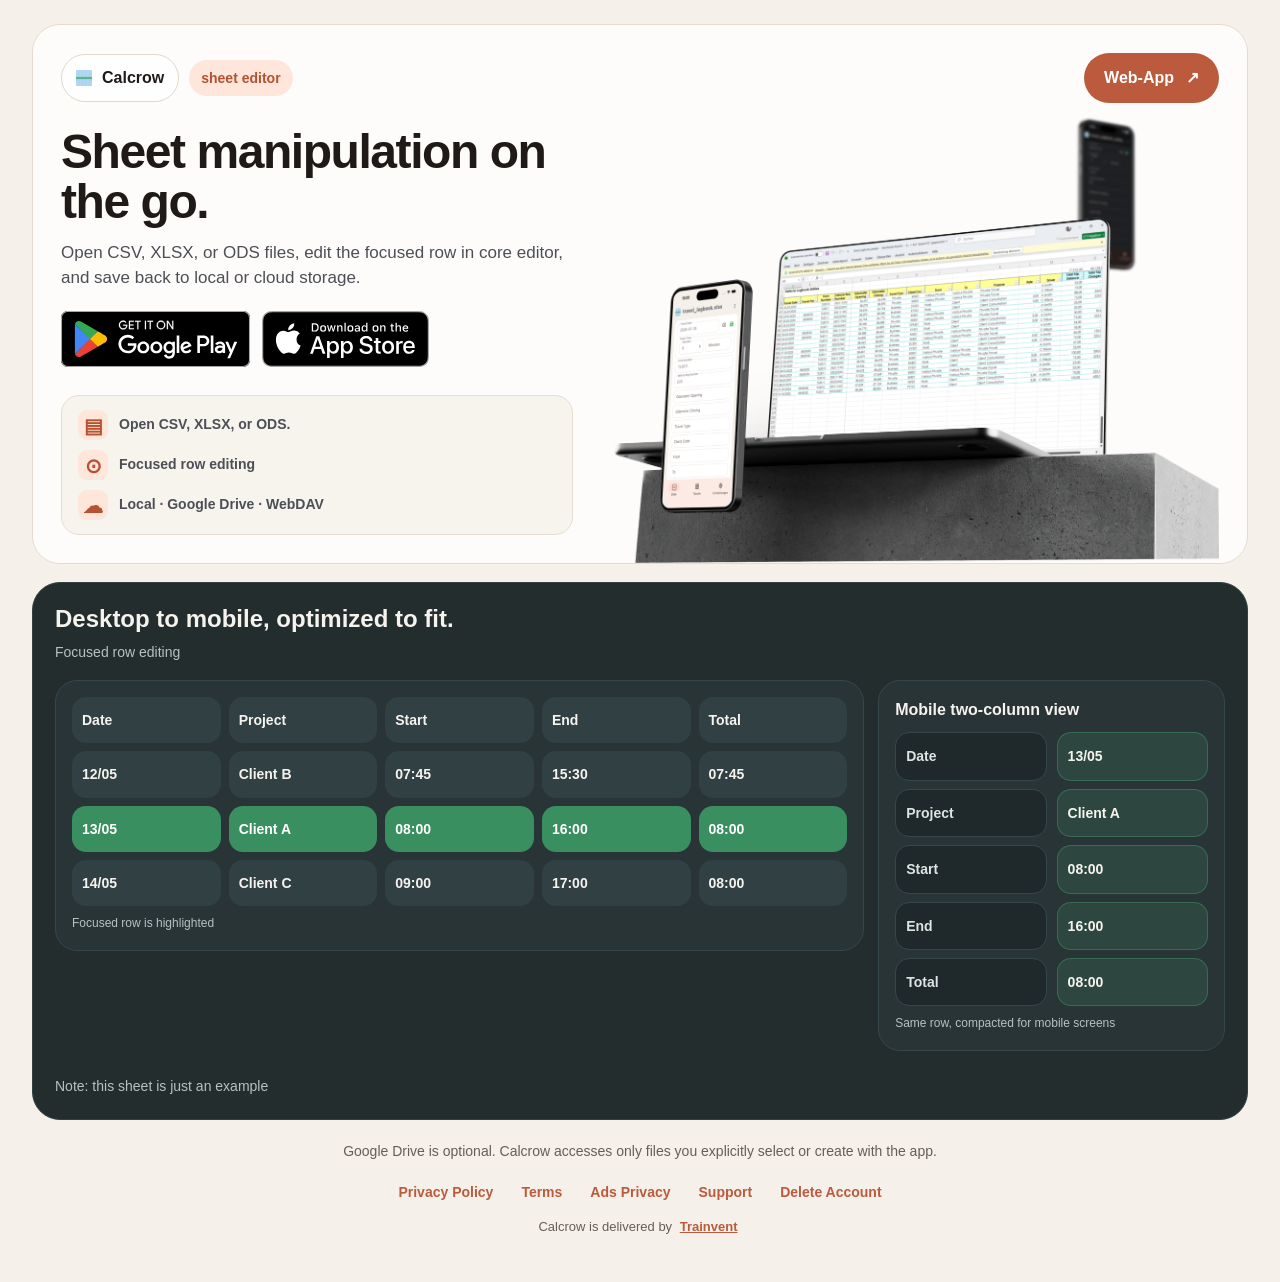
<file: index.html>
<!DOCTYPE html>
<html lang="en" class="marketing-mode">
<head>
  <base href="/">
  <meta charset="UTF-8">
  <meta name="viewport" content="width=device-width, initial-scale=1">
  <meta name="description" content="Open, edit, preview, and export spreadsheet files with Calcrow.">
  <meta name="mobile-web-app-capable" content="yes">
  <meta name="apple-mobile-web-app-status-bar-style" content="black">
  <meta name="apple-mobile-web-app-title" content="Calcrow">
  <link rel="apple-touch-icon" href="icons/Icon-192.png">
  <link rel="icon" type="image/png" href="favicon.png">
  <link id="app-manifest" rel="manifest" href="manifest.json">
  <title>Calcrow</title>
  <script src="homepage-entry.js"></script>
  <link rel="stylesheet" href="static-pages.css">
  <link rel="stylesheet" href="homepage.css">
  <script src="static-pages.js" defer></script>
</head>
<body>
  <main class="landing-page marketing-only">
    <section class="hero" aria-labelledby="hero-title">
      <header class="hero-header">
        <div class="hero-pills">
          <a class="brand-pill" href="./" aria-label="Calcrow">
            <img src="icons/Icon-192.png" width="16" height="16" alt="" loading="lazy">
            <span>Calcrow</span>
          </a>
          <span class="editor-pill"><span lang="en">sheet editor</span><span lang="de">Tabellen-Editor</span></span>
        </div>
        <a class="web-app-button" href="?app=1">Web-App <span aria-hidden="true">↗</span></a>
      </header>
      <div class="hero-copy">
        <h1 id="hero-title"><span lang="en">Sheet manipulation on the go.</span><span lang="de">Tabellen unterwegs bearbeiten.</span></h1>
        <p class="hero-description"><span lang="en">Open CSV, XLSX, or ODS files, edit the focused row in core editor, and save back to local or cloud storage.</span><span lang="de">Öffne CSV-, XLSX- oder ODS-Dateien, bearbeite die fokussierte Zeile im Editor und speichere sie lokal oder in der Cloud.</span></p>
        <div class="store-badges">
          <a href="https://play.google.com/store/apps/details?id=de.lemarq.calcrow" target="_blank" rel="noopener noreferrer">
            <img lang="en" src="public/store-badges/google-play-en.svg" height="56" alt="Get it on Google Play" loading="lazy">
            <img lang="de" src="public/store-badges/google-play-de.svg" height="56" alt="Jetzt bei Google Play" loading="lazy">
          </a>
          <a href="https://apps.apple.com/us/app/calcrow/id6760388420" target="_blank" rel="noopener noreferrer">
            <img lang="en" src="public/store-badges/app-store-en.svg" height="56" alt="Download on the App Store" loading="lazy">
            <img lang="de" src="public/store-badges/app-store-de.svg" height="56" alt="Laden im App Store" loading="lazy">
          </a>
        </div>
        <ul class="capabilities">
          <li><span class="capability-icon" aria-hidden="true">▤</span><span lang="en">Open CSV, XLSX, or ODS.</span><span lang="de">CSV, XLSX oder ODS öffnen.</span></li>
          <li><span class="capability-icon" aria-hidden="true">⊙</span><span lang="en">Focused row editing</span><span lang="de">Fokussierte Zeilenbearbeitung</span></li>
          <li><span class="capability-icon" aria-hidden="true">☁</span><span lang="en">Local · Google Drive · WebDAV</span><span lang="de">Lokal · Google Drive · WebDAV</span></li>
        </ul>
      </div>
      <div class="hero-showcase">
        <img src="public/showcases/showcase_pro.png" width="2560" height="2165" alt="Calcrow" loading="lazy">
      </div>
    </section>

    <section class="preview-panel" aria-labelledby="preview-title">
      <h2 id="preview-title"><span lang="en">Desktop to mobile, optimized to fit.</span><span lang="de">Vom Desktop bis zum Smartphone optimal angepasst.</span></h2>
      <p class="preview-subtitle"><span lang="en">Focused row editing</span><span lang="de">Fokussierte Zeilenbearbeitung</span></p>
      <div class="preview-columns">
        <div class="desktop-preview">
          <table class="sheet-example" aria-label="Example work log">
            <thead><tr><th scope="col">Date</th><th scope="col">Project</th><th scope="col">Start</th><th scope="col">End</th><th scope="col">Total</th></tr></thead>
            <tbody>
              <tr><td>12/05</td><td>Client B</td><td>07:45</td><td>15:30</td><td>07:45</td></tr>
              <tr class="focused-row"><td>13/05</td><td>Client A</td><td>08:00</td><td>16:00</td><td>08:00</td></tr>
              <tr><td>14/05</td><td>Client C</td><td>09:00</td><td>17:00</td><td>08:00</td></tr>
            </tbody>
          </table>
          <p class="preview-note"><span lang="en">Focused row is highlighted</span><span lang="de">Die fokussierte Zeile ist hervorgehoben</span></p>
        </div>
        <div class="mobile-preview">
          <h3><span lang="en">Mobile two-column view</span><span lang="de">Mobile Zweispaltenansicht</span></h3>
          <dl class="mobile-example">
            <dt>Date</dt><dd>13/05</dd>
            <dt>Project</dt><dd>Client A</dd>
            <dt>Start</dt><dd>08:00</dd>
            <dt>End</dt><dd>16:00</dd>
            <dt>Total</dt><dd>08:00</dd>
          </dl>
          <p class="preview-note"><span lang="en">Same row, compacted for mobile screens</span><span lang="de">Dieselbe Zeile, kompakt für mobile Bildschirme</span></p>
        </div>
      </div>
      <p class="example-note"><span lang="en">Note: this sheet is just an example</span><span lang="de">Hinweis: Diese Tabelle ist nur ein Beispiel</span></p>
    </section>
    <noscript><p class="drive-notice">JavaScript is required to use the web app. Policy and support pages remain available without it.</p></noscript>
    <p class="drive-notice"><span lang="en">Google Drive is optional. Calcrow accesses only files you explicitly select or create with the app.</span><span lang="de">Google Drive ist optional. Calcrow greift nur auf Dateien zu, die du ausdrücklich auswählst oder mit der App erstellst.</span></p>
  </main>
  <footer class="site-footer marketing-only" data-calcrow-footer>
    <nav class="footer-links" aria-label="Footer navigation">
      <a href="privacy-policy/index.html">Privacy Policy</a>
      <a href="terms-of-use/index.html">Terms</a>
      <a href="privacy-policy-ads/index.html">Ads Privacy</a>
      <a href="support/index.html">Support</a>
      <a href="delete-account/index.html">Delete Account</a>
    </nav>
    <p class="footer-attribution">Calcrow is delivered by <a href="https://next.trainvent.com/">Trainvent</a>.</p>
  </footer>
  <div id="app-loading" class="app-loading app-only" role="status" aria-live="polite">
    <img src="icons/Icon-192.png" width="64" height="64" alt="">
    <p id="app-loading-message"><span lang="en">Loading Calcrow…</span><span lang="de">Calcrow wird geladen…</span></p>
    <button id="app-retry" type="button" hidden><span lang="en">Try again</span><span lang="de">Erneut versuchen</span></button>
  </div>
</body>
</html>
</file>
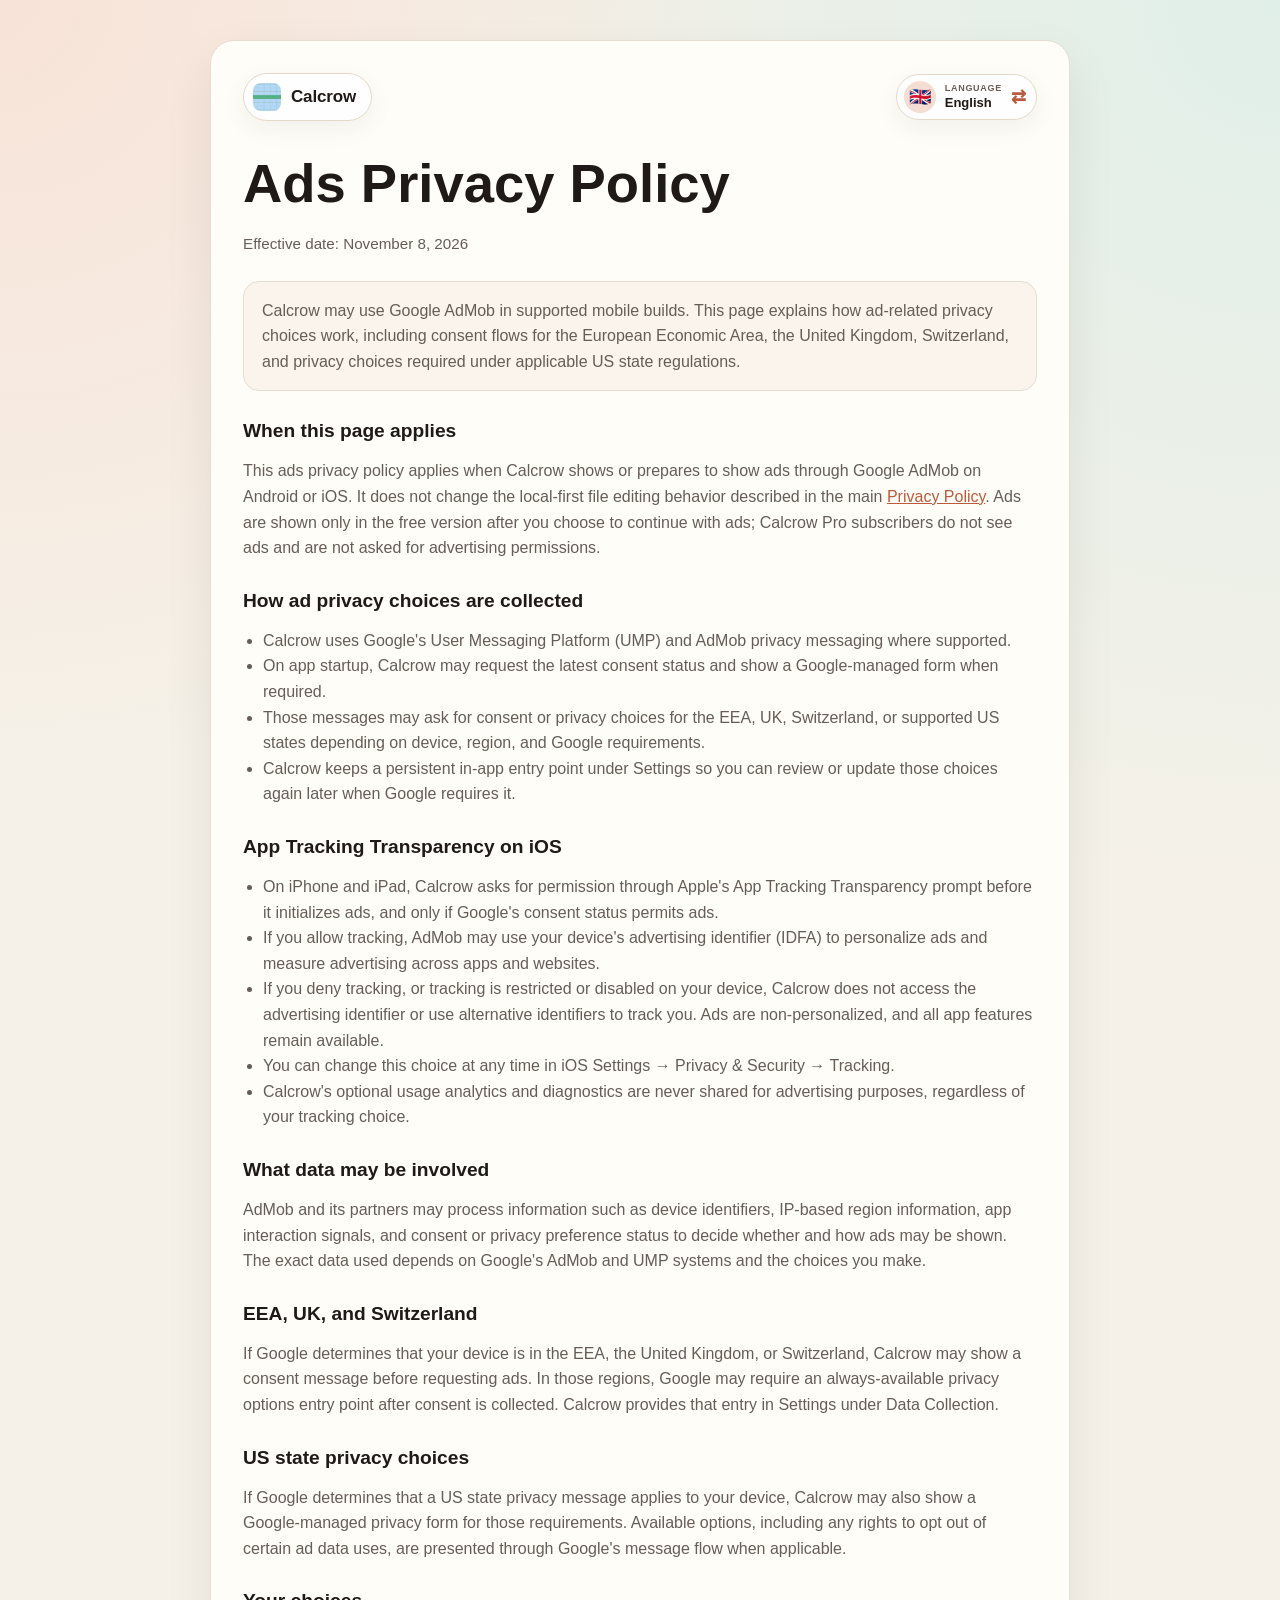
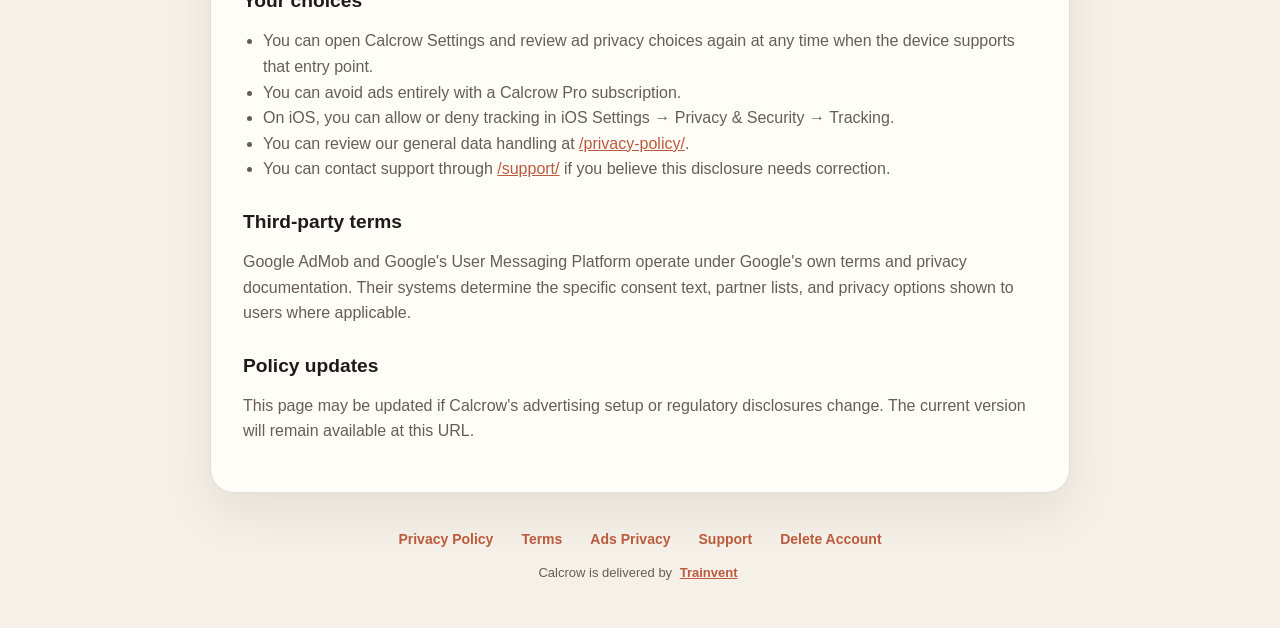
<file: privacy-policy-ads/index.html>
<!DOCTYPE html>
<html lang="en">
<head>
  <meta charset="UTF-8">
  <meta name="viewport" content="width=device-width, initial-scale=1">
  <title>Calcrow Ads Privacy Policy</title>
  <meta
    name="description"
    content="Ads privacy policy for Calcrow, including Google AdMob consent handling for EEA, UK, Switzerland, and applicable US state privacy choices."
  >
  <link rel="alternate" hreflang="en" href="index.html">
  <link rel="alternate" hreflang="de" href="../de/privacy-policy-ads/index.html">
  <link rel="stylesheet" href="../static-pages.css">
  <script src="../static-pages.js" defer></script>
  <style>
    :root {
      color-scheme: light;
      --bg: #f5f1e8;
      --panel: #fffdf8;
      --ink: #1f1a17;
      --muted: #665d57;
      --line: #e7ddd1;
      --accent: #bb5a3c;
      --accent-soft: #f4ddd2;
      --shadow: 0 20px 50px rgba(31, 26, 23, 0.08);
    }

    * {
      box-sizing: border-box;
    }

    body {
      margin: 0;
      font-family: Arial, sans-serif;
      line-height: 1.6;
      color: var(--ink);
      background:
        radial-gradient(circle at top left, #f8e3d8, transparent 30%),
        radial-gradient(circle at top right, #e0efe8, transparent 35%),
        var(--bg);
    }

    main {
      width: min(860px, calc(100vw - 32px));
      margin: 40px auto;
      padding: 32px;
      background: var(--panel);
      border: 1px solid var(--line);
      border-radius: 24px;
      box-shadow: var(--shadow);
    }

    .eyebrow {
      display: inline-block;
      margin-bottom: 12px;
      padding: 6px 10px;
      border-radius: 999px;
      background: var(--accent-soft);
      color: var(--accent);
      font-size: 12px;
      font-weight: 700;
      letter-spacing: 0.08em;
      text-decoration: none;
      text-transform: uppercase;
    }

    .eyebrow:hover,
    .eyebrow:focus-visible {
      background: #efd0c2;
      outline: none;
    }

    h1, h2 {
      line-height: 1.2;
      margin: 0 0 12px;
    }

    h1 {
      font-size: clamp(2rem, 6vw, 3.4rem);
      margin-bottom: 16px;
    }

    h2 {
      font-size: 1.2rem;
      margin-top: 28px;
    }

    p, li {
      color: var(--muted);
      font-size: 1rem;
    }

    ul {
      padding-left: 20px;
    }

    .meta {
      margin: 0 0 24px;
      color: var(--muted);
      font-size: 0.95rem;
    }

    .notice {
      padding: 16px 18px;
      border-radius: 16px;
      background: #faf4ec;
      border: 1px solid var(--line);
    }

    a {
      color: var(--accent);
    }

    @media (max-width: 640px) {
      main {
        width: min(860px, calc(100vw - 20px));
        margin: 16px auto;
        padding: 20px;
        border-radius: 18px;
      }
    }
  </style>
</head>
<body>
  <main>
    <header class="page-header">
      <a class="brand-pill" href="../" aria-label="Calcrow home">
        <img class="brand-icon" src="../icons/Icon-192.png" alt="">
        <span class="brand-name">Calcrow</span>
      </a>
      <a class="language-switch" href="../de/privacy-policy-ads/index.html" lang="en" hreflang="de" aria-label="Current language: English. Switch to German.">
        <span class="language-flag" aria-hidden="true">🇬🇧</span>
        <span class="language-copy"><span class="language-label">Language</span><span class="language-name">English</span></span>
        <span class="language-arrow" aria-hidden="true">⇄</span>
      </a>
    </header>
    <h1>Ads Privacy Policy</h1>
    <p class="meta">Effective date: November 8, 2026</p>

    <p class="notice">
      Calcrow may use Google AdMob in supported mobile builds. This page explains how ad-related privacy
      choices work, including consent flows for the European Economic Area, the United Kingdom, Switzerland,
      and privacy choices required under applicable US state regulations.
    </p>

    <h2>When this page applies</h2>
    <p>
      This ads privacy policy applies when Calcrow shows or prepares to show ads through Google AdMob
      on Android or iOS. It does not change the local-first file editing behavior described in the main
      <a href="../privacy-policy/index.html">Privacy Policy</a>.
      Ads are shown only in the free version after you choose to continue with ads; Calcrow Pro
      subscribers do not see ads and are not asked for advertising permissions.
    </p>

    <h2>How ad privacy choices are collected</h2>
    <ul>
      <li>Calcrow uses Google's User Messaging Platform (UMP) and AdMob privacy messaging where supported.</li>
      <li>On app startup, Calcrow may request the latest consent status and show a Google-managed form when required.</li>
      <li>Those messages may ask for consent or privacy choices for the EEA, UK, Switzerland, or supported US states depending on device, region, and Google requirements.</li>
      <li>Calcrow keeps a persistent in-app entry point under Settings so you can review or update those choices again later when Google requires it.</li>
    </ul>

    <h2>App Tracking Transparency on iOS</h2>
    <ul>
      <li>On iPhone and iPad, Calcrow asks for permission through Apple's App Tracking Transparency prompt before it initializes ads, and only if Google's consent status permits ads.</li>
      <li>If you allow tracking, AdMob may use your device's advertising identifier (IDFA) to personalize ads and measure advertising across apps and websites.</li>
      <li>If you deny tracking, or tracking is restricted or disabled on your device, Calcrow does not access the advertising identifier or use alternative identifiers to track you. Ads are non-personalized, and all app features remain available.</li>
      <li>You can change this choice at any time in iOS Settings → Privacy &amp; Security → Tracking.</li>
      <li>Calcrow's optional usage analytics and diagnostics are never shared for advertising purposes, regardless of your tracking choice.</li>
    </ul>

    <h2>What data may be involved</h2>
    <p>
      AdMob and its partners may process information such as device identifiers, IP-based region information,
      app interaction signals, and consent or privacy preference status to decide whether and how ads may be shown.
      The exact data used depends on Google's AdMob and UMP systems and the choices you make.
    </p>

    <h2>EEA, UK, and Switzerland</h2>
    <p>
      If Google determines that your device is in the EEA, the United Kingdom, or Switzerland, Calcrow may show
      a consent message before requesting ads. In those regions, Google may require an always-available privacy
      options entry point after consent is collected. Calcrow provides that entry in Settings under Data Collection.
    </p>

    <h2>US state privacy choices</h2>
    <p>
      If Google determines that a US state privacy message applies to your device, Calcrow may also show a Google-managed
      privacy form for those requirements. Available options, including any rights to opt out of certain ad data uses,
      are presented through Google's message flow when applicable.
    </p>

    <h2>Your choices</h2>
    <ul>
      <li>You can open Calcrow Settings and review ad privacy choices again at any time when the device supports that entry point.</li>
      <li>You can avoid ads entirely with a Calcrow Pro subscription.</li>
      <li>On iOS, you can allow or deny tracking in iOS Settings → Privacy &amp; Security → Tracking.</li>
      <li>You can review our general data handling at <a href="../privacy-policy/index.html">/privacy-policy/</a>.</li>
      <li>You can contact support through <a href="../support/index.html">/support/</a> if you believe this disclosure needs correction.</li>
    </ul>

    <h2>Third-party terms</h2>
    <p>
      Google AdMob and Google's User Messaging Platform operate under Google's own terms and privacy documentation.
      Their systems determine the specific consent text, partner lists, and privacy options shown to users where applicable.
    </p>

    <h2>Policy updates</h2>
    <p>
      This page may be updated if Calcrow's advertising setup or regulatory disclosures change. The current version
      will remain available at this URL.
    </p>
  </main>
  <footer data-calcrow-footer></footer>
</body>
</html>
</file>
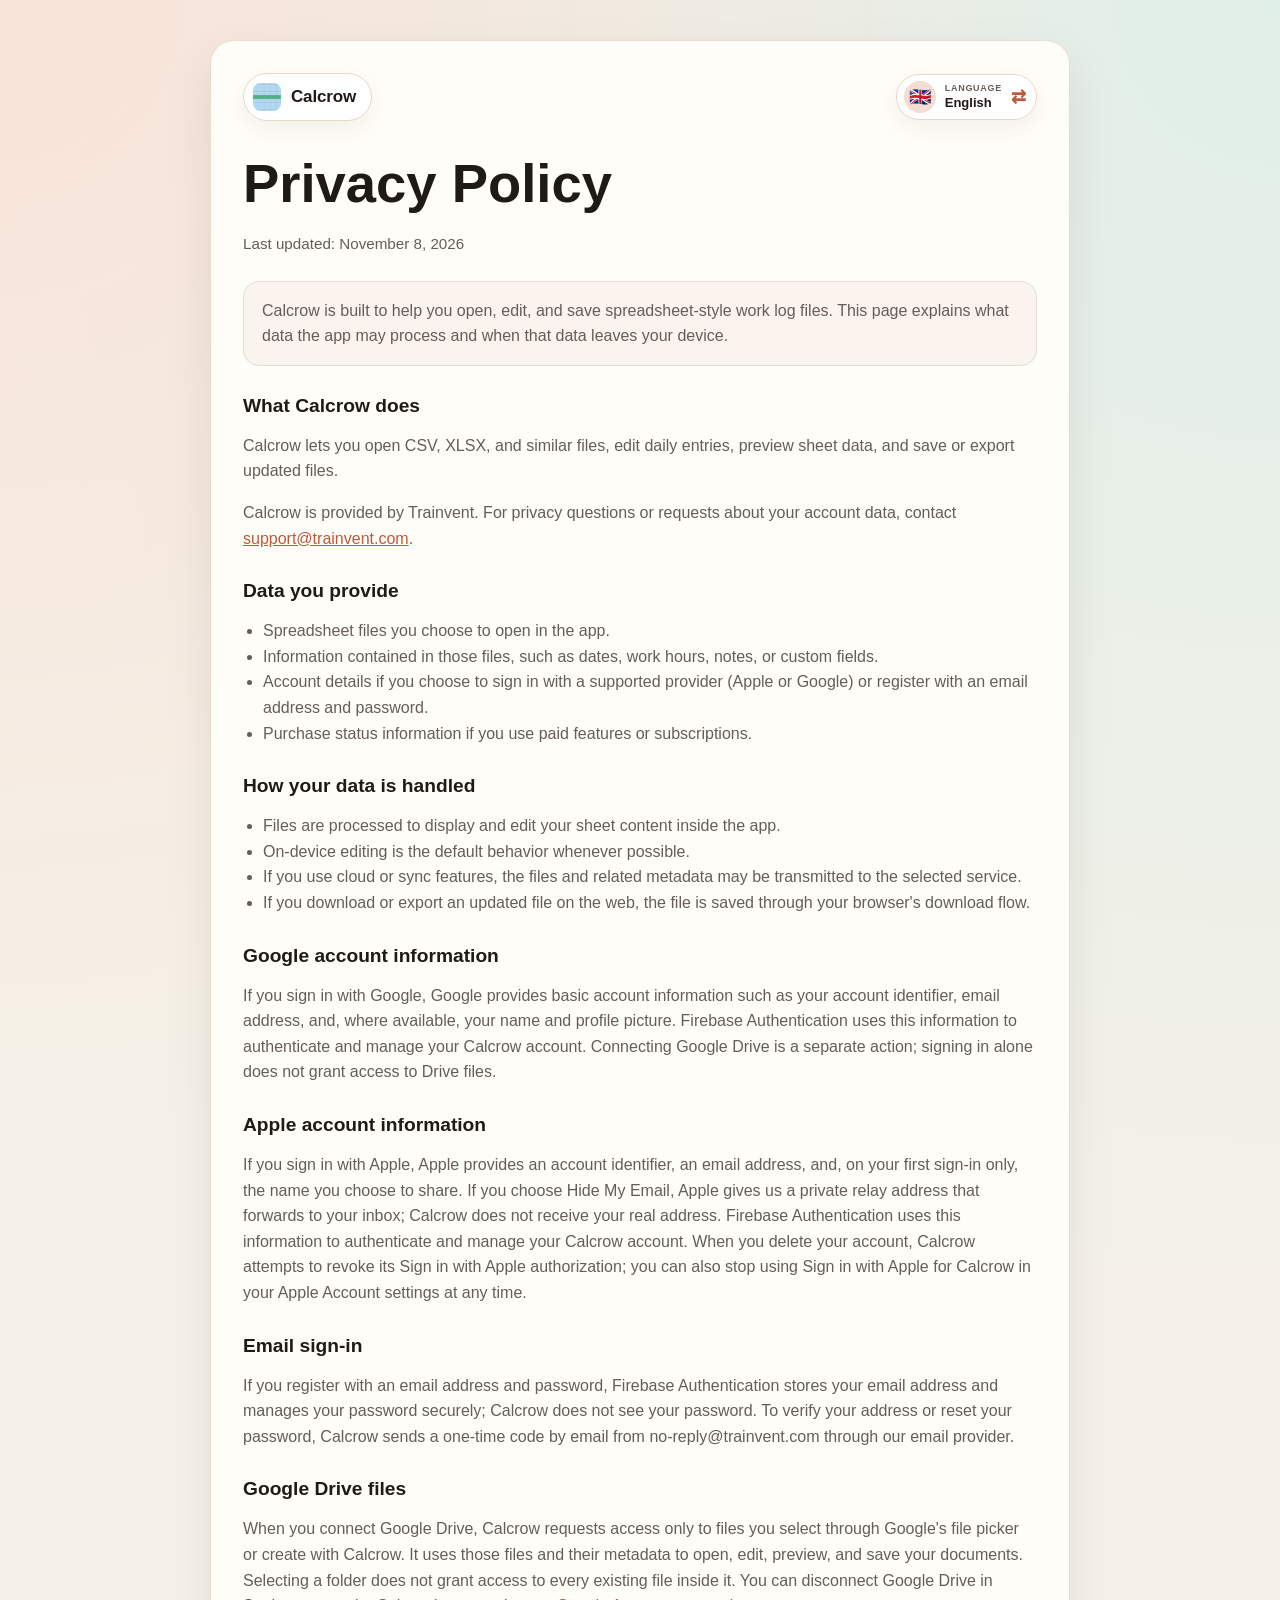
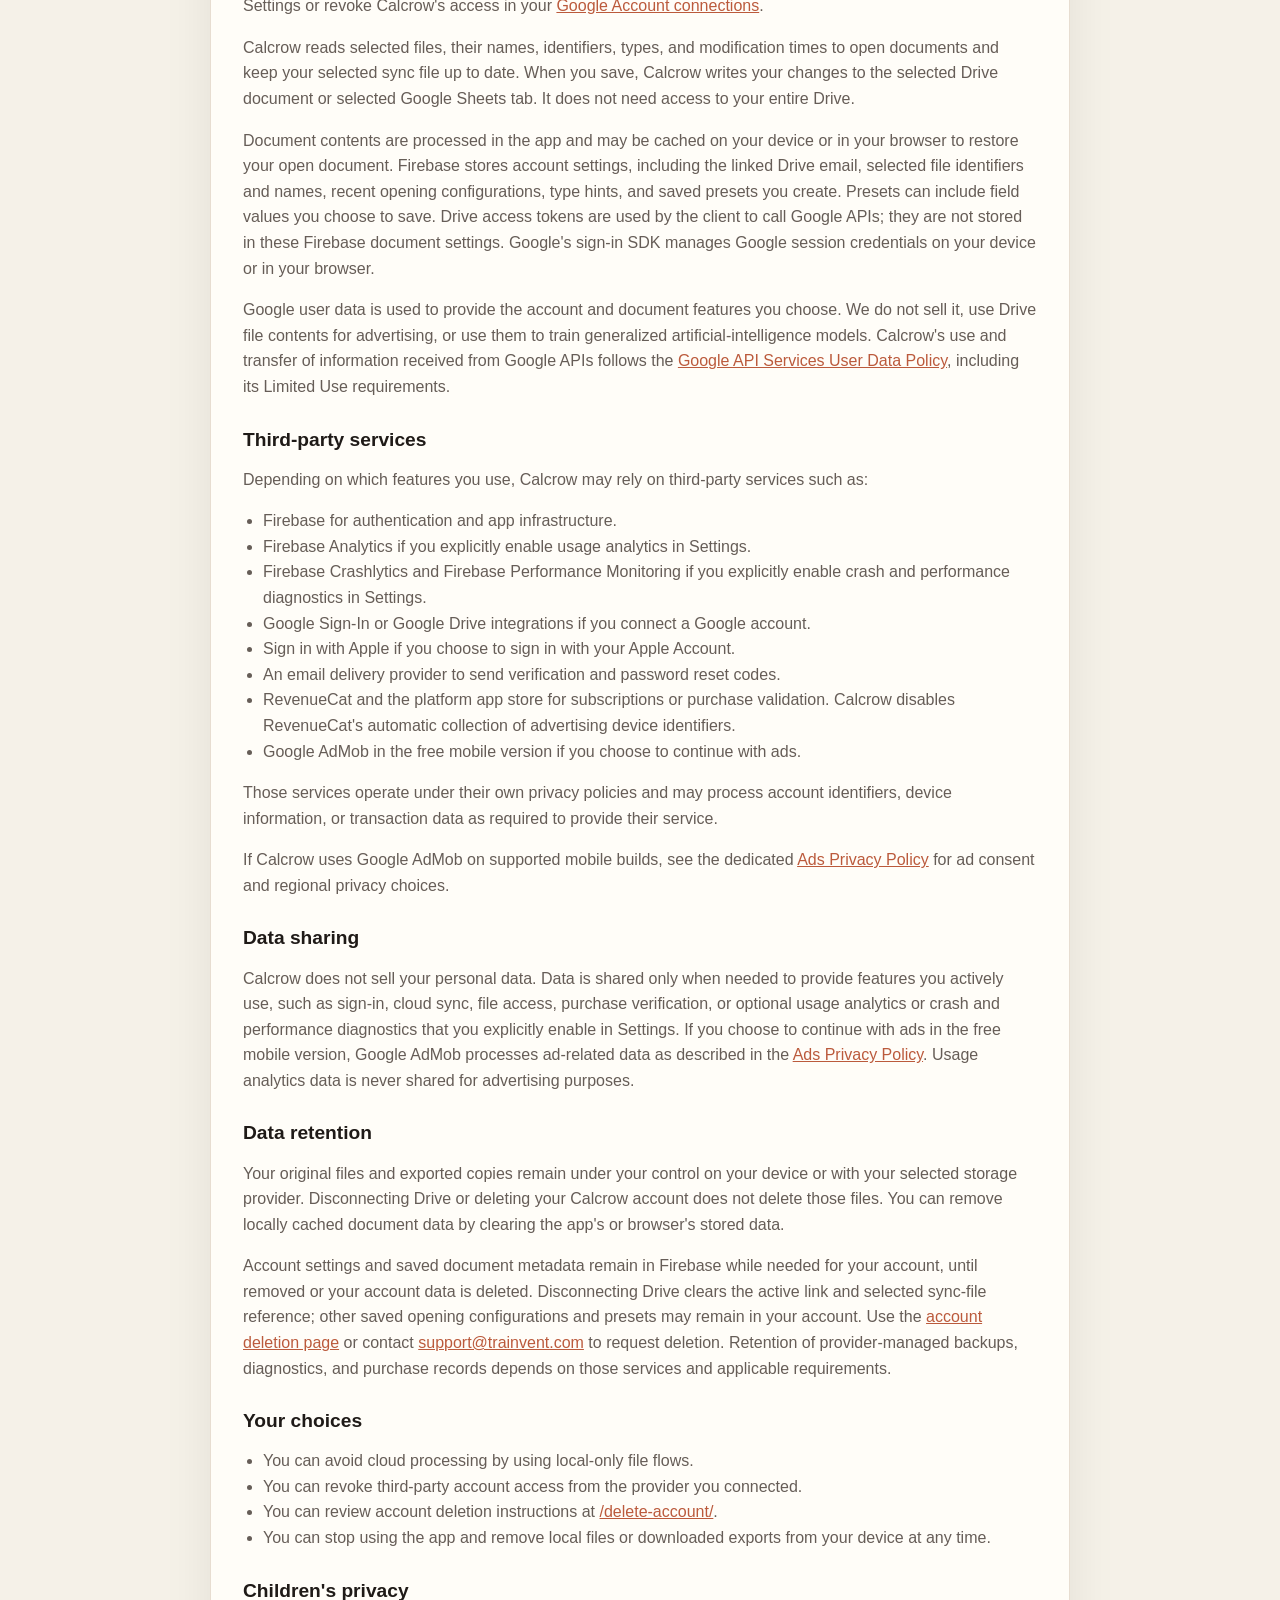
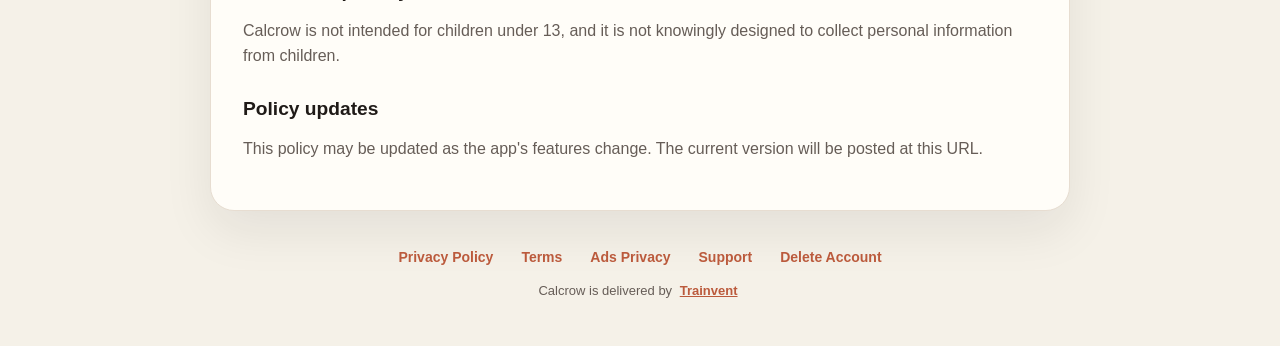
<file: privacy-policy/index.html>
<!DOCTYPE html>
<html lang="en">
<head>
  <meta charset="UTF-8">
  <meta name="viewport" content="width=device-width, initial-scale=1">
  <title>Calcrow Privacy Policy</title>
  <meta
    name="description"
    content="Privacy Policy for Calcrow, covering local file handling, sign-in, sync, analytics, and purchases."
  >
  <link rel="alternate" hreflang="en" href="index.html">
  <link rel="alternate" hreflang="de" href="../de/privacy-policy/index.html">
  <link rel="stylesheet" href="../static-pages.css">
  <script src="../static-pages.js" defer></script>
  <style>
    :root {
      color-scheme: light;
      --bg: #f5f1e8;
      --panel: #fffdf8;
      --ink: #1f1a17;
      --muted: #665d57;
      --line: #e7ddd1;
      --accent: #bb5a3c;
      --accent-soft: #f4ddd2;
      --shadow: 0 20px 50px rgba(31, 26, 23, 0.08);
    }

    * {
      box-sizing: border-box;
    }

    body {
      margin: 0;
      font-family: Arial, sans-serif;
      line-height: 1.6;
      color: var(--ink);
      background:
        radial-gradient(circle at top left, #f8e3d8, transparent 30%),
        radial-gradient(circle at top right, #e0efe8, transparent 35%),
        var(--bg);
    }

    main {
      width: min(860px, calc(100vw - 32px));
      margin: 40px auto;
      padding: 32px;
      background: var(--panel);
      border: 1px solid var(--line);
      border-radius: 24px;
      box-shadow: var(--shadow);
    }

    .eyebrow {
      display: inline-block;
      margin-bottom: 12px;
      padding: 6px 10px;
      border-radius: 999px;
      background: var(--accent-soft);
      color: var(--accent);
      font-size: 12px;
      font-weight: 700;
      letter-spacing: 0.08em;
      text-decoration: none;
      text-transform: uppercase;
    }

    .eyebrow:hover,
    .eyebrow:focus-visible {
      background: #efd0c2;
      outline: none;
    }

    h1, h2 {
      line-height: 1.2;
      margin: 0 0 12px;
    }

    h1 {
      font-size: clamp(2rem, 6vw, 3.4rem);
      margin-bottom: 16px;
    }

    h2 {
      font-size: 1.2rem;
      margin-top: 28px;
    }

    p, li {
      color: var(--muted);
      font-size: 1rem;
    }

    ul {
      padding-left: 20px;
    }

    .meta {
      margin: 0 0 24px;
      color: var(--muted);
      font-size: 0.95rem;
    }

    .notice {
      padding: 16px 18px;
      border-radius: 16px;
      background: #faf4ec;
      border: 1px solid var(--line);
    }

    a {
      color: var(--accent);
    }

    @media (max-width: 640px) {
      main {
        width: min(860px, calc(100vw - 20px));
        margin: 16px auto;
        padding: 20px;
        border-radius: 18px;
      }
    }
  </style>
</head>
<body>
  <main>
    <header class="page-header">
      <a class="brand-pill" href="../" aria-label="Calcrow home">
        <img class="brand-icon" src="../icons/Icon-192.png" alt="">
        <span class="brand-name">Calcrow</span>
      </a>
      <a class="language-switch" href="../de/privacy-policy/index.html" lang="en" hreflang="de" aria-label="Current language: English. Switch to German.">
        <span class="language-flag" aria-hidden="true">🇬🇧</span>
        <span class="language-copy"><span class="language-label">Language</span><span class="language-name">English</span></span>
        <span class="language-arrow" aria-hidden="true">⇄</span>
      </a>
    </header>
    <h1>Privacy Policy</h1>
    <p class="meta">Last updated: November 8, 2026</p>

    <p class="notice">
      Calcrow is built to help you open, edit, and save spreadsheet-style work log files.
      This page explains what data the app may process and when that data leaves your device.
    </p>

    <h2>What Calcrow does</h2>
    <p>
      Calcrow lets you open CSV, XLSX, and similar files, edit daily entries, preview sheet data,
      and save or export updated files.
    </p>
    <p>
      Calcrow is provided by Trainvent. For privacy questions or requests about
      your account data, contact <a href="mailto:support@trainvent.com">support@trainvent.com</a>.
    </p>

    <h2>Data you provide</h2>
    <ul>
      <li>Spreadsheet files you choose to open in the app.</li>
      <li>Information contained in those files, such as dates, work hours, notes, or custom fields.</li>
      <li>Account details if you choose to sign in with a supported provider (Apple or Google) or register with an email address and password.</li>
      <li>Purchase status information if you use paid features or subscriptions.</li>
    </ul>

    <h2>How your data is handled</h2>
    <ul>
      <li>Files are processed to display and edit your sheet content inside the app.</li>
      <li>On-device editing is the default behavior whenever possible.</li>
      <li>If you use cloud or sync features, the files and related metadata may be transmitted to the selected service.</li>
      <li>If you download or export an updated file on the web, the file is saved through your browser's download flow.</li>
    </ul>

    <h2>Google account information</h2>
    <p>
      If you sign in with Google, Google provides basic account information such
      as your account identifier, email address, and, where available, your name
      and profile picture. Firebase Authentication uses this information to
      authenticate and manage your Calcrow account. Connecting Google Drive is
      a separate action; signing in alone does not grant access to Drive files.
    </p>

    <h2>Apple account information</h2>
    <p>
      If you sign in with Apple, Apple provides an account identifier, an email
      address, and, on your first sign-in only, the name you choose to share. If
      you choose Hide My Email, Apple gives us a private relay address that
      forwards to your inbox; Calcrow does not receive your real address. Firebase
      Authentication uses this information to authenticate and manage your
      Calcrow account. When you delete your account, Calcrow attempts to revoke
      its Sign in with Apple authorization; you can also stop using Sign in with
      Apple for Calcrow in your Apple Account settings at any time.
    </p>

    <h2>Email sign-in</h2>
    <p>
      If you register with an email address and password, Firebase Authentication
      stores your email address and manages your password securely; Calcrow does
      not see your password. To verify your address or reset your password,
      Calcrow sends a one-time code by email from no-reply@trainvent.com through
      our email provider.
    </p>

    <h2>Google Drive files</h2>
    <p>
      When you connect Google Drive, Calcrow requests access only to files you
      select through Google's file picker or create with Calcrow. It uses those
      files and their metadata to open, edit, preview, and save your documents.
      Selecting a folder does not grant access to every existing file inside it.
      You can disconnect Google Drive in Settings or revoke Calcrow's access in
      your <a href="https://myaccount.google.com/connections">Google Account connections</a>.
    </p>
    <p>
      Calcrow reads selected files, their names, identifiers, types, and modification
      times to open documents and keep your selected sync file up to date. When
      you save, Calcrow writes your changes to the selected Drive document or
      selected Google Sheets tab. It does not need access to your entire Drive.
    </p>
    <p>
      Document contents are processed in the app and may be cached on your device
      or in your browser to restore your open document. Firebase stores account
      settings, including the linked Drive email, selected file identifiers and
      names, recent opening configurations, type hints, and saved presets you
      create. Presets can include field values you choose to save. Drive access
      tokens are used by the client to call Google APIs; they are not stored in
      these Firebase document settings. Google's sign-in SDK manages Google
      session credentials on your device or in your browser.
    </p>
    <p>
      Google user data is used to provide the account and document features you
      choose. We do not sell it, use Drive file contents for advertising, or use
      them to train generalized artificial-intelligence models. Calcrow's use
      and transfer of information received from Google APIs follows the
      <a href="https://developers.google.com/terms/api-services-user-data-policy">Google API Services User Data Policy</a>,
      including its Limited Use requirements.
    </p>

    <h2>Third-party services</h2>
    <p>Depending on which features you use, Calcrow may rely on third-party services such as:</p>
    <ul>
      <li>Firebase for authentication and app infrastructure.</li>
      <li>Firebase Analytics if you explicitly enable usage analytics in Settings.</li>
      <li>Firebase Crashlytics and Firebase Performance Monitoring if you explicitly enable crash and performance diagnostics in Settings.</li>
      <li>Google Sign-In or Google Drive integrations if you connect a Google account.</li>
      <li>Sign in with Apple if you choose to sign in with your Apple Account.</li>
      <li>An email delivery provider to send verification and password reset codes.</li>
      <li>RevenueCat and the platform app store for subscriptions or purchase validation. Calcrow disables RevenueCat's automatic collection of advertising device identifiers.</li>
      <li>Google AdMob in the free mobile version if you choose to continue with ads.</li>
    </ul>
    <p>
      Those services operate under their own privacy policies and may process account identifiers,
      device information, or transaction data as required to provide their service.
    </p>
    <p>
      If Calcrow uses Google AdMob on supported mobile builds, see the dedicated
      <a href="../privacy-policy-ads/index.html">Ads Privacy Policy</a> for ad consent and regional privacy choices.
    </p>

    <h2>Data sharing</h2>
    <p>
      Calcrow does not sell your personal data. Data is shared only when needed to provide features
      you actively use, such as sign-in, cloud sync, file access, purchase verification, or optional
      usage analytics or crash and performance diagnostics that you explicitly enable in Settings.
      If you choose to continue with ads in the free mobile version, Google AdMob processes ad-related
      data as described in the <a href="../privacy-policy-ads/index.html">Ads Privacy Policy</a>.
      Usage analytics data is never shared for advertising purposes.
    </p>

    <h2>Data retention</h2>
    <p>
      Your original files and exported copies remain under your control on your
      device or with your selected storage provider. Disconnecting Drive or
      deleting your Calcrow account does not delete those files. You can remove
      locally cached document data by clearing the app's or browser's stored data.
    </p>
    <p>
      Account settings and saved document metadata remain in Firebase while
      needed for your account, until removed or your account data is deleted.
      Disconnecting Drive clears the active link and selected sync-file reference;
      other saved opening configurations and presets may remain in your account.
      Use the <a href="../delete-account/index.html">account deletion page</a>
      or contact <a href="mailto:support@trainvent.com">support@trainvent.com</a>
      to request deletion. Retention of provider-managed backups, diagnostics,
      and purchase records depends on those services and applicable requirements.
    </p>

    <h2>Your choices</h2>
    <ul>
      <li>You can avoid cloud processing by using local-only file flows.</li>
      <li>You can revoke third-party account access from the provider you connected.</li>
      <li>You can review account deletion instructions at <a href="../delete-account/index.html">/delete-account/</a>.</li>
      <li>You can stop using the app and remove local files or downloaded exports from your device at any time.</li>
    </ul>

    <h2>Children's privacy</h2>
    <p>
      Calcrow is not intended for children under 13, and it is not knowingly designed to collect
      personal information from children.
    </p>

    <h2>Policy updates</h2>
    <p>
      This policy may be updated as the app's features change. The current version will be posted at this URL.
    </p>
  </main>
  <footer data-calcrow-footer></footer>
</body>
</html>
</file>
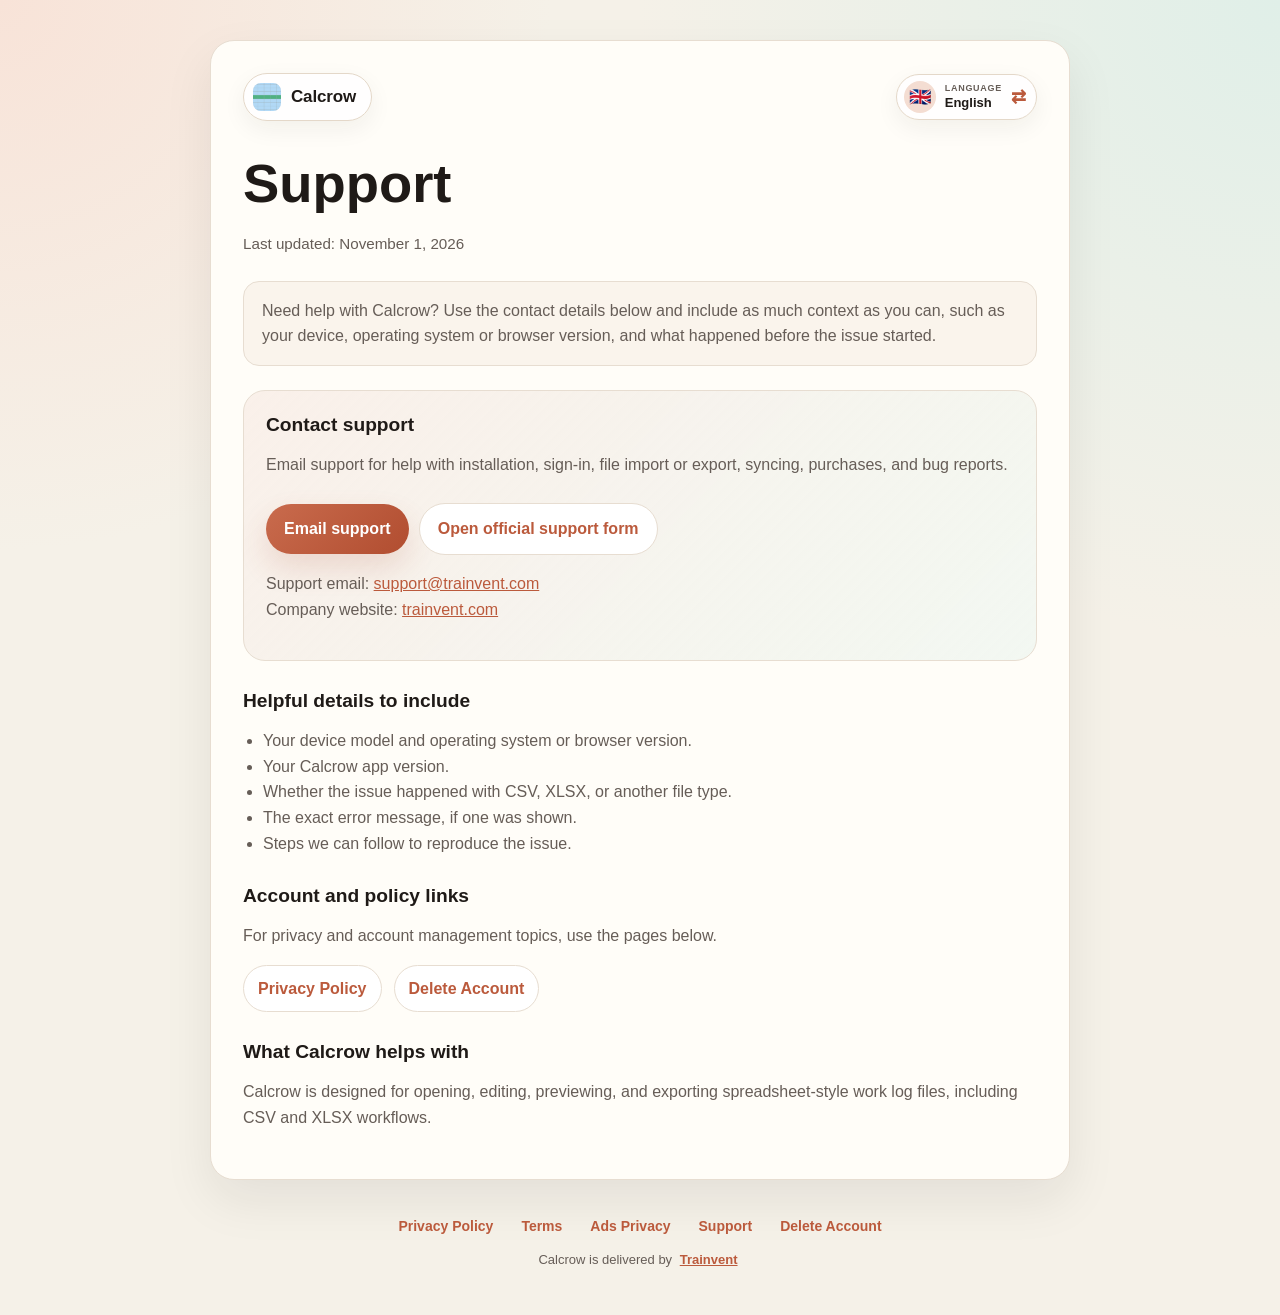
<file: support/index.html>
<!DOCTYPE html>
<html lang="en">
<head>
  <meta charset="UTF-8">
  <meta name="viewport" content="width=device-width, initial-scale=1">
  <title>Calcrow Support</title>
  <meta
    name="description"
    content="Support and contact information for Calcrow."
  >
  <link rel="alternate" hreflang="en" href="index.html">
  <link rel="alternate" hreflang="de" href="../de/support/index.html">
  <link rel="stylesheet" href="../static-pages.css">
  <script src="../static-pages.js" defer></script>
  <style>
    :root {
      color-scheme: light;
      --bg: #f5f1e8;
      --panel: #fffdf8;
      --ink: #1f1a17;
      --muted: #665d57;
      --line: #e7ddd1;
      --accent: #bb5a3c;
      --accent-soft: #f4ddd2;
      --shadow: 0 20px 50px rgba(31, 26, 23, 0.08);
    }

    * {
      box-sizing: border-box;
    }

    body {
      margin: 0;
      font-family: Arial, sans-serif;
      line-height: 1.6;
      color: var(--ink);
      background:
        radial-gradient(circle at top left, #f8e3d8, transparent 30%),
        radial-gradient(circle at top right, #e0efe8, transparent 35%),
        var(--bg);
    }

    main {
      width: min(860px, calc(100vw - 32px));
      margin: 40px auto;
      padding: 32px;
      background: var(--panel);
      border: 1px solid var(--line);
      border-radius: 24px;
      box-shadow: var(--shadow);
    }

    .eyebrow {
      display: inline-block;
      margin-bottom: 12px;
      padding: 6px 10px;
      border-radius: 999px;
      background: var(--accent-soft);
      color: var(--accent);
      font-size: 12px;
      font-weight: 700;
      letter-spacing: 0.08em;
      text-decoration: none;
      text-transform: uppercase;
    }

    .eyebrow:hover,
    .eyebrow:focus-visible {
      background: #efd0c2;
      outline: none;
    }

    h1, h2 {
      line-height: 1.2;
      margin: 0 0 12px;
    }

    h1 {
      font-size: clamp(2rem, 6vw, 3.4rem);
      margin-bottom: 16px;
    }

    h2 {
      font-size: 1.2rem;
      margin-top: 28px;
    }

    p, li {
      color: var(--muted);
      font-size: 1rem;
    }

    ul {
      padding-left: 20px;
    }

    .meta {
      margin: 0 0 24px;
      color: var(--muted);
      font-size: 0.95rem;
    }

    .notice {
      padding: 16px 18px;
      border-radius: 16px;
      background: #faf4ec;
      border: 1px solid var(--line);
    }

    .support-card {
      margin-top: 24px;
      padding: 22px;
      border-radius: 22px;
      background:
        linear-gradient(135deg, rgba(187, 90, 60, 0.08), rgba(224, 239, 232, 0.4)),
        var(--panel);
      border: 1px solid var(--line);
    }

    .contact-link {
      display: inline-block;
      margin-top: 10px;
      padding: 12px 18px;
      border-radius: 999px;
      background: linear-gradient(135deg, #c96b4d, #b14d30);
      color: #fff;
      text-decoration: none;
      font-weight: 700;
      box-shadow: 0 14px 30px rgba(177, 77, 48, 0.16);
    }

    .quick-links {
      display: flex;
      flex-wrap: wrap;
      gap: 12px;
      margin-top: 16px;
    }

    .quick-links a {
      display: inline-block;
      padding: 10px 14px;
      border-radius: 999px;
      border: 1px solid var(--line);
      background: #fff;
      color: var(--accent);
      text-decoration: none;
      font-weight: 700;
    }

    a {
      color: var(--accent);
    }

    @media (max-width: 640px) {
      main {
        width: min(860px, calc(100vw - 20px));
        margin: 16px auto;
        padding: 20px;
        border-radius: 18px;
      }
    }
  </style>
</head>
<body>
  <main>
    <header class="page-header">
      <a class="brand-pill" href="../" aria-label="Calcrow home">
        <img class="brand-icon" src="../icons/Icon-192.png" alt="">
        <span class="brand-name">Calcrow</span>
      </a>
      <a class="language-switch" href="../de/support/index.html" lang="en" hreflang="de" aria-label="Current language: English. Switch to German.">
        <span class="language-flag" aria-hidden="true">🇬🇧</span>
        <span class="language-copy"><span class="language-label">Language</span><span class="language-name">English</span></span>
        <span class="language-arrow" aria-hidden="true">⇄</span>
      </a>
    </header>
    <h1>Support</h1>
    <p class="meta">Last updated: November 1, 2026</p>

    <p class="notice">
      Need help with Calcrow? Use the contact details below and include as much context as you can,
      such as your device, operating system or browser version, and what happened before the issue started.
    </p>

    <section class="support-card">
      <h2>Contact support</h2>
      <p>
        Email support for help with installation, sign-in, file import or export, syncing, purchases,
        and bug reports.
      </p>
      <div class="contact-actions">
        <a class="contact-link" href="mailto:support@trainvent.com?subject=Calcrow%20Support">
          Email support
        </a>
        <a class="contact-link secondary external-link" href="https://next.trainvent.com/en/software-support/" target="_blank" rel="noopener noreferrer">
          Open official support form
        </a>
      </div>
      <p>
        Support email: <a href="mailto:support@trainvent.com">support@trainvent.com</a><br>
        Company website:
        <a href="https://trainvent.com/" rel="noopener noreferrer">trainvent.com</a>
      </p>
    </section>

    <h2>Helpful details to include</h2>
    <ul>
      <li>Your device model and operating system or browser version.</li>
      <li>Your Calcrow app version.</li>
      <li>Whether the issue happened with CSV, XLSX, or another file type.</li>
      <li>The exact error message, if one was shown.</li>
      <li>Steps we can follow to reproduce the issue.</li>
    </ul>

    <h2>Account and policy links</h2>
    <p>
      For privacy and account management topics, use the pages below.
    </p>
    <div class="quick-links">
      <a href="../privacy-policy/index.html">Privacy Policy</a>
      <a href="../delete-account/index.html">Delete Account</a>
    </div>

    <h2>What Calcrow helps with</h2>
    <p>
      Calcrow is designed for opening, editing, previewing, and exporting spreadsheet-style work log files,
      including CSV and XLSX workflows.
    </p>
  </main>
  <footer data-calcrow-footer></footer>
</body>
</html>
</file>
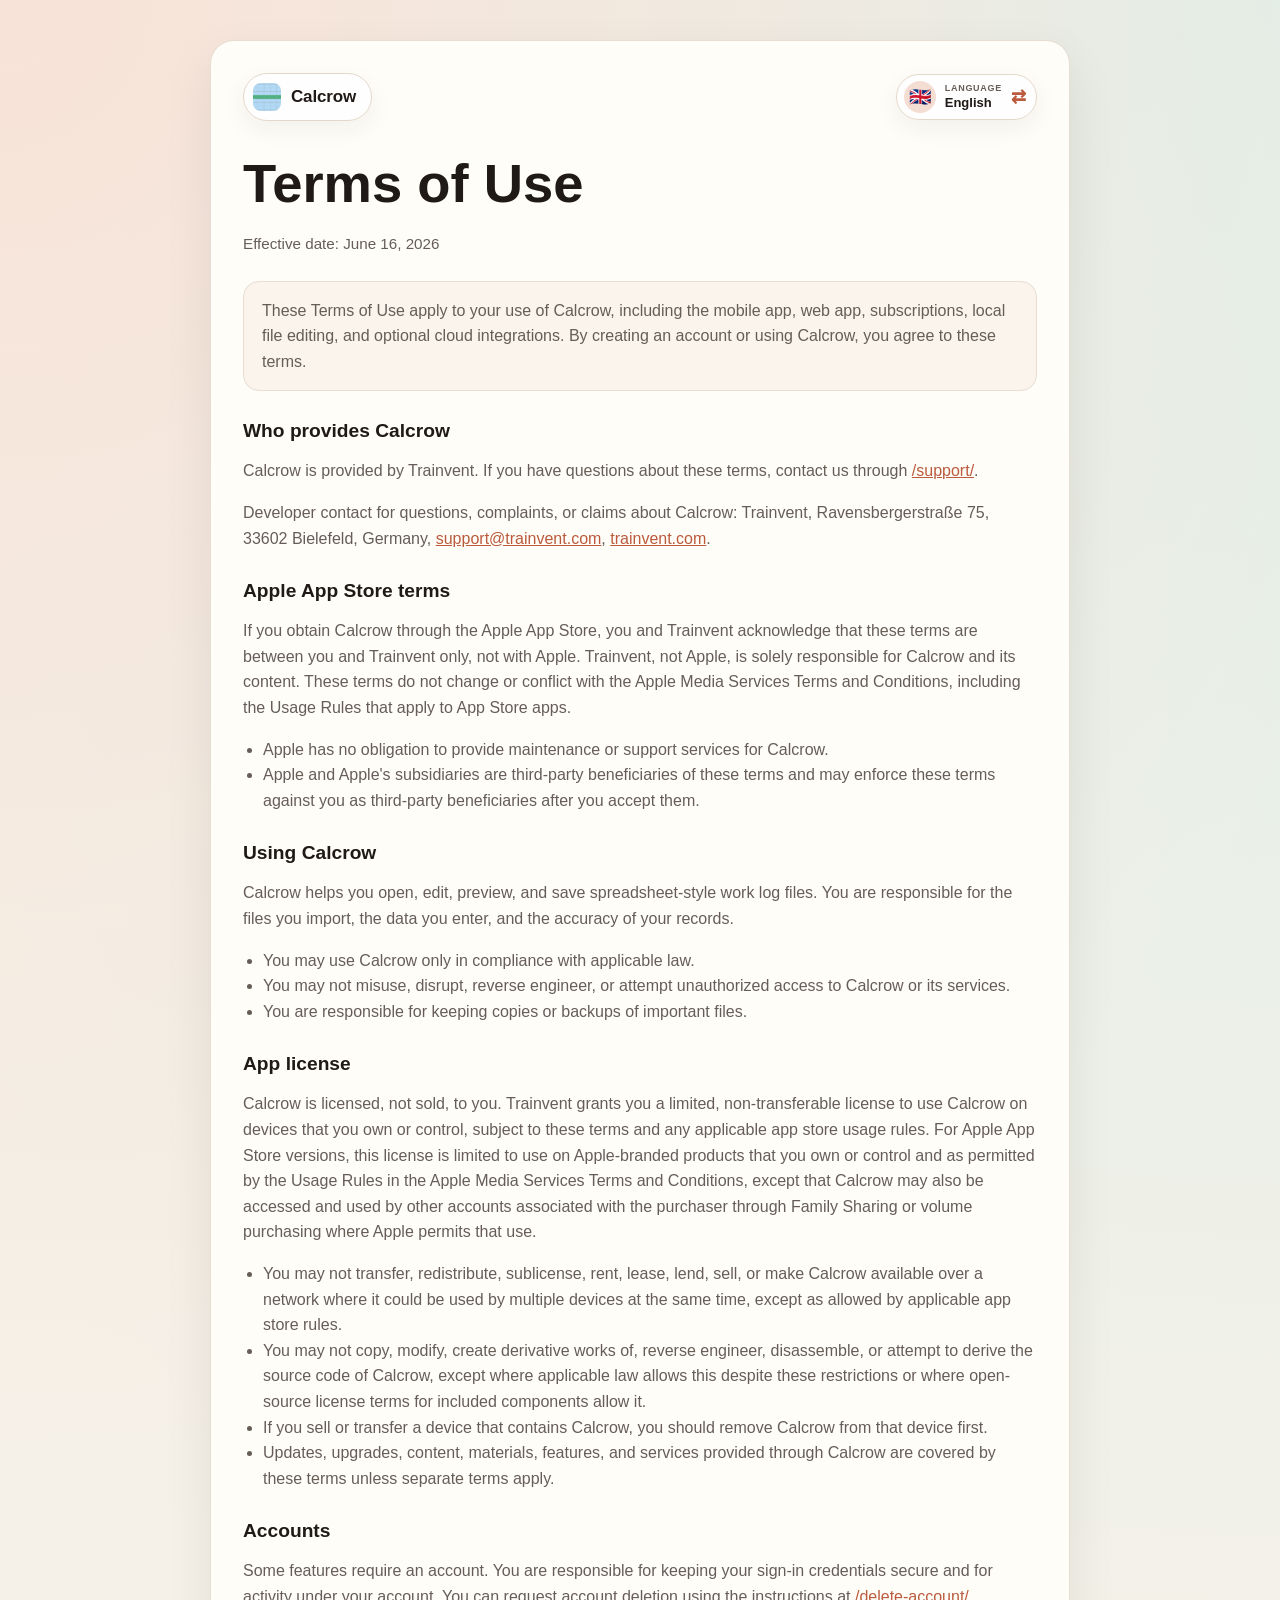
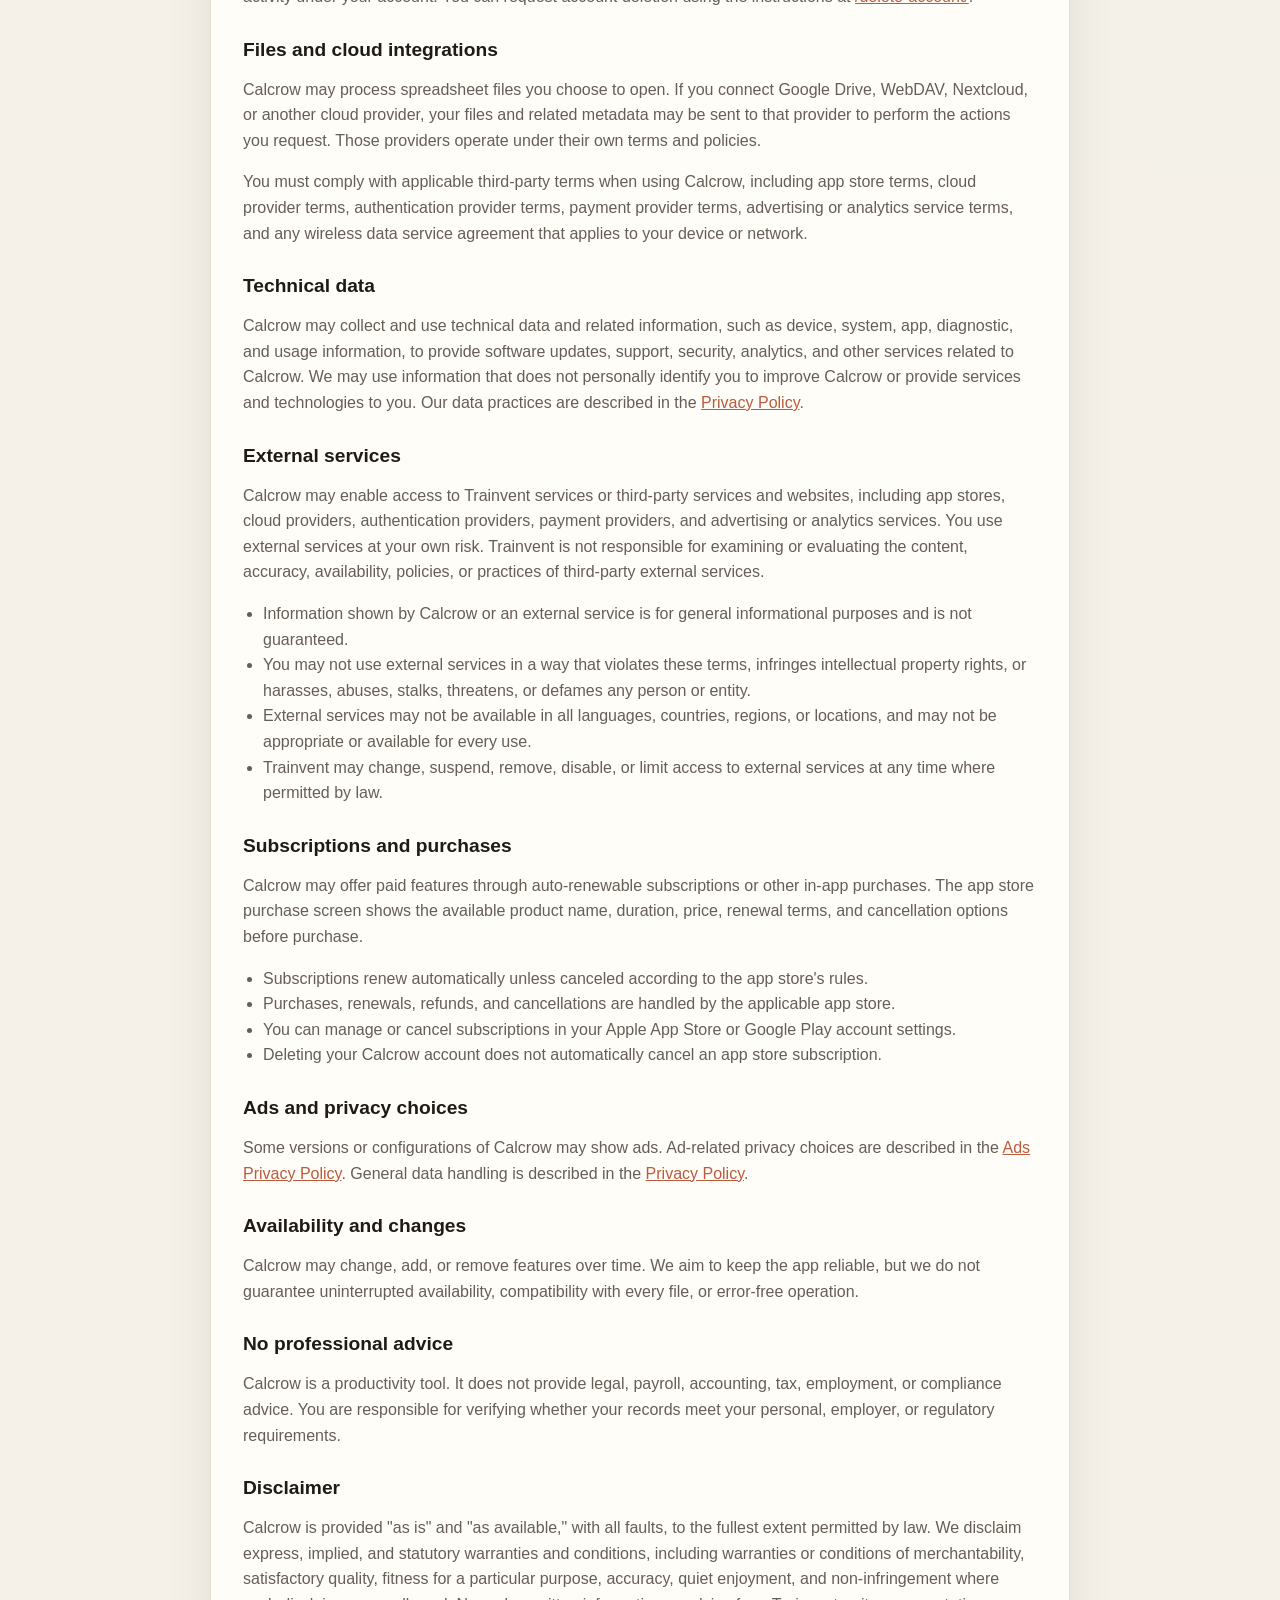
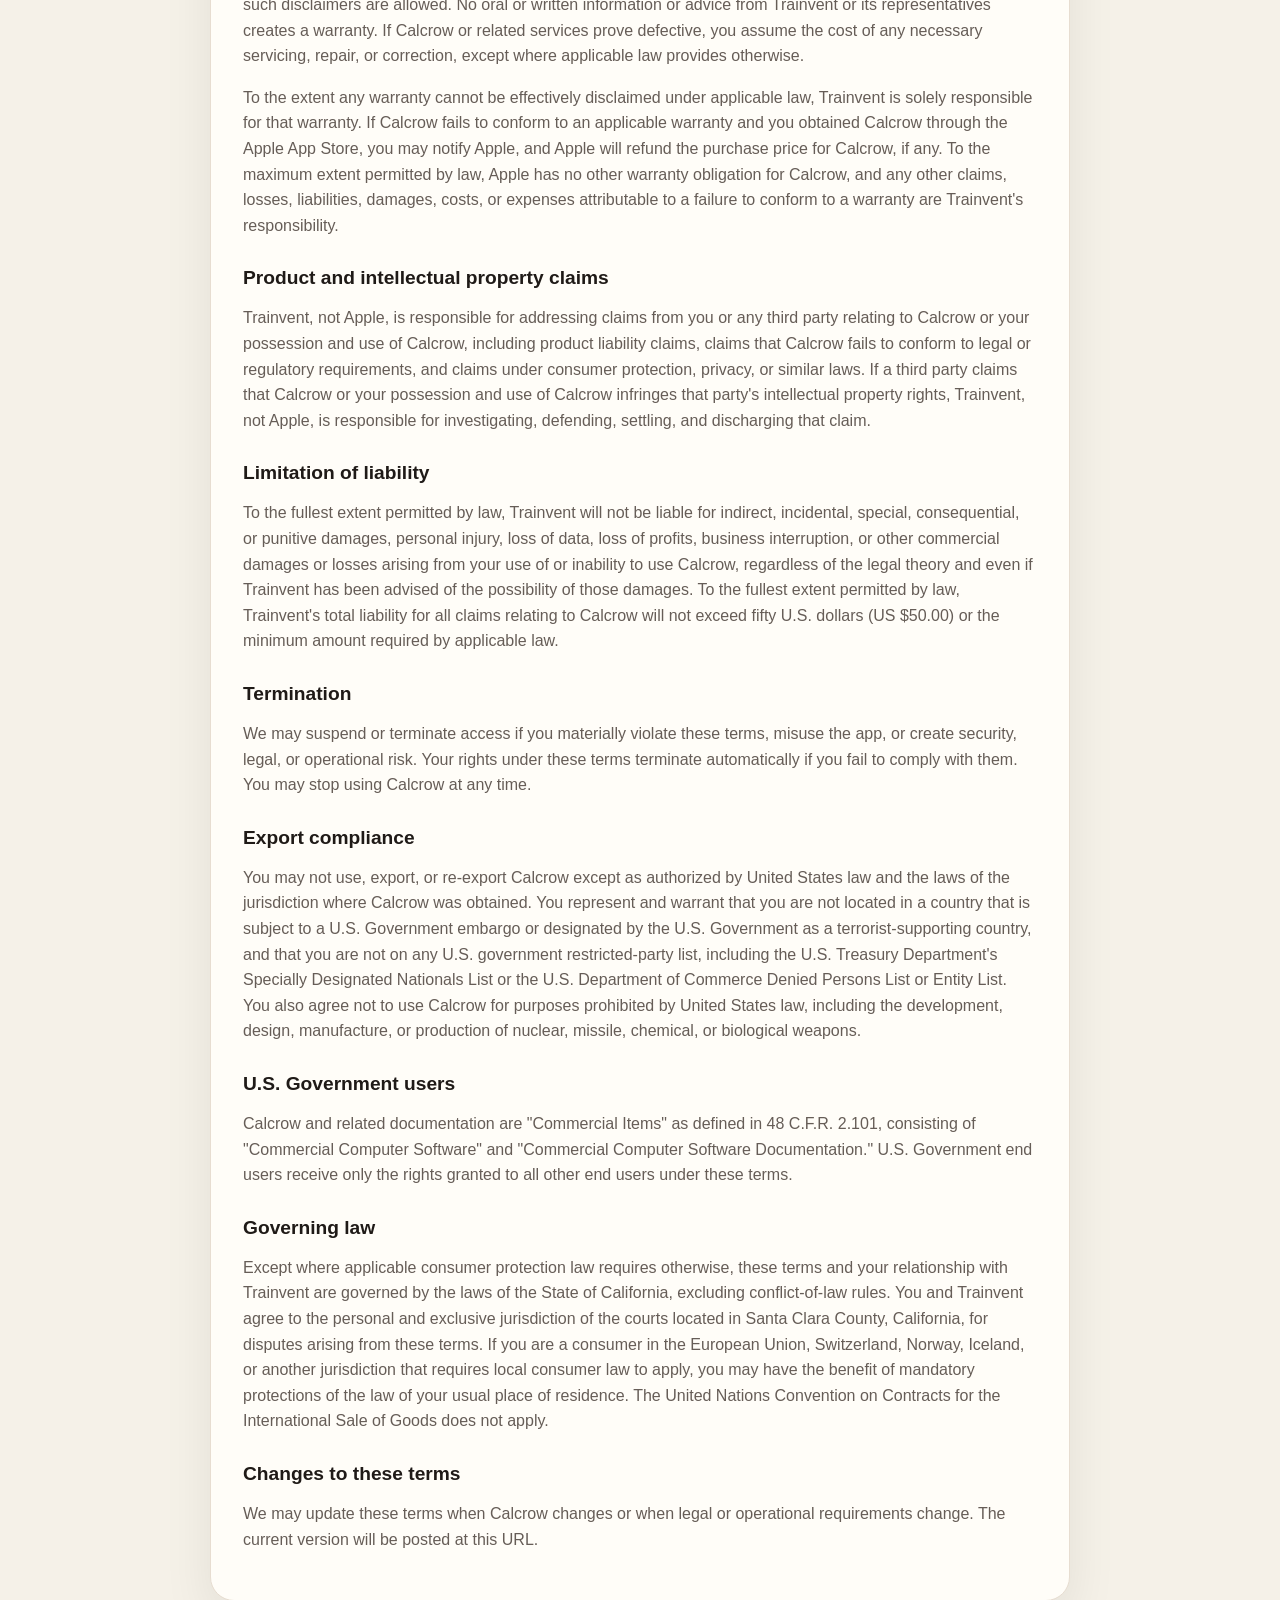
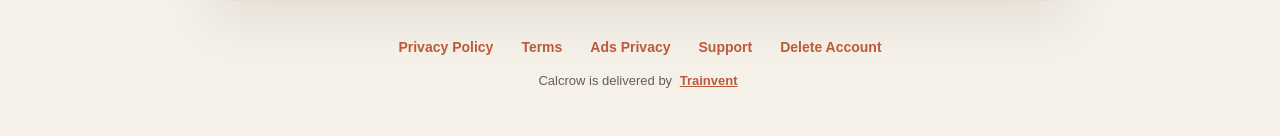
<file: terms-of-use/index.html>
<!DOCTYPE html>
<html lang="en">
<head>
  <meta charset="UTF-8">
  <meta name="viewport" content="width=device-width, initial-scale=1">
  <title>Calcrow Terms of Use</title>
  <meta
    name="description"
    content="Terms of Use for Calcrow, including app license, subscriptions, ads, accounts, files, and cloud integrations."
  >
  <link rel="alternate" hreflang="en" href="index.html">
  <link rel="alternate" hreflang="de" href="../de/terms-of-use/index.html">
  <link rel="stylesheet" href="../static-pages.css">
  <script src="../static-pages.js" defer></script>
  <style>
    :root {
      color-scheme: light;
      --bg: #f5f1e8;
      --panel: #fffdf8;
      --ink: #1f1a17;
      --muted: #665d57;
      --line: #e7ddd1;
      --accent: #bb5a3c;
      --accent-soft: #f4ddd2;
      --shadow: 0 20px 50px rgba(31, 26, 23, 0.08);
    }

    * {
      box-sizing: border-box;
    }

    body {
      margin: 0;
      font-family: Arial, sans-serif;
      line-height: 1.6;
      color: var(--ink);
      background:
        radial-gradient(circle at top left, #f8e3d8, transparent 30%),
        radial-gradient(circle at top right, #e0efe8, transparent 35%),
        var(--bg);
    }

    main {
      width: min(860px, calc(100vw - 32px));
      margin: 40px auto;
      padding: 32px;
      background: var(--panel);
      border: 1px solid var(--line);
      border-radius: 24px;
      box-shadow: var(--shadow);
    }

    .eyebrow {
      display: inline-block;
      margin-bottom: 12px;
      padding: 6px 10px;
      border-radius: 999px;
      background: var(--accent-soft);
      color: var(--accent);
      font-size: 12px;
      font-weight: 700;
      letter-spacing: 0.08em;
      text-decoration: none;
      text-transform: uppercase;
    }

    .eyebrow:hover,
    .eyebrow:focus-visible {
      background: #efd0c2;
      outline: none;
    }

    h1, h2 {
      line-height: 1.2;
      margin: 0 0 12px;
    }

    h1 {
      font-size: clamp(2rem, 6vw, 3.4rem);
      margin-bottom: 16px;
    }

    h2 {
      font-size: 1.2rem;
      margin-top: 28px;
    }

    p, li {
      color: var(--muted);
      font-size: 1rem;
    }

    ul {
      padding-left: 20px;
    }

    .meta {
      margin: 0 0 24px;
      color: var(--muted);
      font-size: 0.95rem;
    }

    .notice {
      padding: 16px 18px;
      border-radius: 16px;
      background: #faf4ec;
      border: 1px solid var(--line);
    }

    a {
      color: var(--accent);
    }

    @media (max-width: 640px) {
      main {
        width: min(860px, calc(100vw - 20px));
        margin: 16px auto;
        padding: 20px;
        border-radius: 18px;
      }
    }
  </style>
</head>
<body>
  <main>
    <header class="page-header">
      <a class="brand-pill" href="../" aria-label="Calcrow home">
        <img class="brand-icon" src="../icons/Icon-192.png" alt="">
        <span class="brand-name">Calcrow</span>
      </a>
      <a class="language-switch" href="../de/terms-of-use/index.html" lang="en" hreflang="de" aria-label="Current language: English. Switch to German.">
        <span class="language-flag" aria-hidden="true">🇬🇧</span>
        <span class="language-copy"><span class="language-label">Language</span><span class="language-name">English</span></span>
        <span class="language-arrow" aria-hidden="true">⇄</span>
      </a>
    </header>
    <h1>Terms of Use</h1>
    <p class="meta">Effective date: June 16, 2026</p>

    <p class="notice">
      These Terms of Use apply to your use of Calcrow, including the mobile app,
      web app, subscriptions, local file editing, and optional cloud integrations.
      By creating an account or using Calcrow, you agree to these terms.
    </p>

    <h2>Who provides Calcrow</h2>
    <p>
      Calcrow is provided by Trainvent. If you have questions about these terms,
      contact us through <a href="../support/index.html">/support/</a>.
    </p>
    <p>
      Developer contact for questions, complaints, or claims about Calcrow:
      Trainvent, Ravensbergerstraße 75, 33602 Bielefeld, Germany,
      <a href="mailto:support@trainvent.com">support@trainvent.com</a>,
      <a href="https://trainvent.com/" rel="noopener noreferrer">trainvent.com</a>.
    </p>

    <h2>Apple App Store terms</h2>
    <p>
      If you obtain Calcrow through the Apple App Store, you and Trainvent acknowledge
      that these terms are between you and Trainvent only, not with Apple. Trainvent,
      not Apple, is solely responsible for Calcrow and its content. These terms do not
      change or conflict with the Apple Media Services Terms and Conditions, including
      the Usage Rules that apply to App Store apps.
    </p>
    <ul>
      <li>Apple has no obligation to provide maintenance or support services for Calcrow.</li>
      <li>Apple and Apple's subsidiaries are third-party beneficiaries of these terms and may enforce these terms against you as third-party beneficiaries after you accept them.</li>
    </ul>

    <h2>Using Calcrow</h2>
    <p>
      Calcrow helps you open, edit, preview, and save spreadsheet-style work log
      files. You are responsible for the files you import, the data you enter,
      and the accuracy of your records.
    </p>
    <ul>
      <li>You may use Calcrow only in compliance with applicable law.</li>
      <li>You may not misuse, disrupt, reverse engineer, or attempt unauthorized access to Calcrow or its services.</li>
      <li>You are responsible for keeping copies or backups of important files.</li>
    </ul>

    <h2>App license</h2>
    <p>
      Calcrow is licensed, not sold, to you. Trainvent grants you a limited,
      non-transferable license to use Calcrow on devices that you own or control,
      subject to these terms and any applicable app store usage rules. For Apple
      App Store versions, this license is limited to use on Apple-branded products
      that you own or control and as permitted by the Usage Rules in the Apple Media
      Services Terms and Conditions, except that Calcrow may also be accessed and
      used by other accounts associated with the purchaser through Family Sharing
      or volume purchasing where Apple permits that use.
    </p>
    <ul>
      <li>You may not transfer, redistribute, sublicense, rent, lease, lend, sell, or make Calcrow available over a network where it could be used by multiple devices at the same time, except as allowed by applicable app store rules.</li>
      <li>You may not copy, modify, create derivative works of, reverse engineer, disassemble, or attempt to derive the source code of Calcrow, except where applicable law allows this despite these restrictions or where open-source license terms for included components allow it.</li>
      <li>If you sell or transfer a device that contains Calcrow, you should remove Calcrow from that device first.</li>
      <li>Updates, upgrades, content, materials, features, and services provided through Calcrow are covered by these terms unless separate terms apply.</li>
    </ul>

    <h2>Accounts</h2>
    <p>
      Some features require an account. You are responsible for keeping your sign-in
      credentials secure and for activity under your account. You can request account
      deletion using the instructions at <a href="../delete-account/index.html">/delete-account/</a>.
    </p>

    <h2>Files and cloud integrations</h2>
    <p>
      Calcrow may process spreadsheet files you choose to open. If you connect Google Drive,
      WebDAV, Nextcloud, or another cloud provider, your files and related metadata may be
      sent to that provider to perform the actions you request. Those providers operate under
      their own terms and policies.
    </p>
    <p>
      You must comply with applicable third-party terms when using Calcrow, including app
      store terms, cloud provider terms, authentication provider terms, payment provider
      terms, advertising or analytics service terms, and any wireless data service agreement
      that applies to your device or network.
    </p>

    <h2>Technical data</h2>
    <p>
      Calcrow may collect and use technical data and related information, such as device,
      system, app, diagnostic, and usage information, to provide software updates, support,
      security, analytics, and other services related to Calcrow. We may use information that
      does not personally identify you to improve Calcrow or provide services and technologies
      to you. Our data practices are described in the <a href="../privacy-policy/index.html">Privacy Policy</a>.
    </p>

    <h2>External services</h2>
    <p>
      Calcrow may enable access to Trainvent services or third-party services and websites,
      including app stores, cloud providers, authentication providers, payment providers, and
      advertising or analytics services. You use external services at your own risk. Trainvent
      is not responsible for examining or evaluating the content, accuracy, availability,
      policies, or practices of third-party external services.
    </p>
    <ul>
      <li>Information shown by Calcrow or an external service is for general informational purposes and is not guaranteed.</li>
      <li>You may not use external services in a way that violates these terms, infringes intellectual property rights, or harasses, abuses, stalks, threatens, or defames any person or entity.</li>
      <li>External services may not be available in all languages, countries, regions, or locations, and may not be appropriate or available for every use.</li>
      <li>Trainvent may change, suspend, remove, disable, or limit access to external services at any time where permitted by law.</li>
    </ul>

    <h2>Subscriptions and purchases</h2>
    <p>
      Calcrow may offer paid features through auto-renewable subscriptions or other in-app
      purchases. The app store purchase screen shows the available product name, duration,
      price, renewal terms, and cancellation options before purchase.
    </p>
    <ul>
      <li>Subscriptions renew automatically unless canceled according to the app store's rules.</li>
      <li>Purchases, renewals, refunds, and cancellations are handled by the applicable app store.</li>
      <li>You can manage or cancel subscriptions in your Apple App Store or Google Play account settings.</li>
      <li>Deleting your Calcrow account does not automatically cancel an app store subscription.</li>
    </ul>

    <h2>Ads and privacy choices</h2>
    <p>
      Some versions or configurations of Calcrow may show ads. Ad-related privacy choices are
      described in the <a href="../privacy-policy-ads/index.html">Ads Privacy Policy</a>. General data
      handling is described in the <a href="../privacy-policy/index.html">Privacy Policy</a>.
    </p>

    <h2>Availability and changes</h2>
    <p>
      Calcrow may change, add, or remove features over time. We aim to keep the app reliable,
      but we do not guarantee uninterrupted availability, compatibility with every file, or
      error-free operation.
    </p>

    <h2>No professional advice</h2>
    <p>
      Calcrow is a productivity tool. It does not provide legal, payroll, accounting, tax,
      employment, or compliance advice. You are responsible for verifying whether your records
      meet your personal, employer, or regulatory requirements.
    </p>

    <h2>Disclaimer</h2>
    <p>
      Calcrow is provided "as is" and "as available," with all faults, to the fullest extent
      permitted by law. We disclaim express, implied, and statutory warranties and conditions,
      including warranties or conditions of merchantability, satisfactory quality, fitness for
      a particular purpose, accuracy, quiet enjoyment, and non-infringement where such
      disclaimers are allowed. No oral or written information or advice from Trainvent or its
      representatives creates a warranty. If Calcrow or related services prove defective, you
      assume the cost of any necessary servicing, repair, or correction, except where applicable
      law provides otherwise.
    </p>
    <p>
      To the extent any warranty cannot be effectively disclaimed under applicable law,
      Trainvent is solely responsible for that warranty. If Calcrow fails to conform to an
      applicable warranty and you obtained Calcrow through the Apple App Store, you may notify
      Apple, and Apple will refund the purchase price for Calcrow, if any. To the maximum
      extent permitted by law, Apple has no other warranty obligation for Calcrow, and any
      other claims, losses, liabilities, damages, costs, or expenses attributable to a failure
      to conform to a warranty are Trainvent's responsibility.
    </p>

    <h2>Product and intellectual property claims</h2>
    <p>
      Trainvent, not Apple, is responsible for addressing claims from you or any third party
      relating to Calcrow or your possession and use of Calcrow, including product liability
      claims, claims that Calcrow fails to conform to legal or regulatory requirements, and
      claims under consumer protection, privacy, or similar laws. If a third party claims that
      Calcrow or your possession and use of Calcrow infringes that party's intellectual
      property rights, Trainvent, not Apple, is responsible for investigating, defending,
      settling, and discharging that claim.
    </p>

    <h2>Limitation of liability</h2>
    <p>
      To the fullest extent permitted by law, Trainvent will not be liable for indirect,
      incidental, special, consequential, or punitive damages, personal injury, loss of data,
      loss of profits, business interruption, or other commercial damages or losses arising
      from your use of or inability to use Calcrow, regardless of the legal theory and even if
      Trainvent has been advised of the possibility of those damages. To the fullest extent
      permitted by law, Trainvent's total liability for all claims relating to Calcrow will not
      exceed fifty U.S. dollars (US $50.00) or the minimum amount required by applicable law.
    </p>

    <h2>Termination</h2>
    <p>
      We may suspend or terminate access if you materially violate these terms, misuse the app,
      or create security, legal, or operational risk. Your rights under these terms terminate
      automatically if you fail to comply with them. You may stop using Calcrow at any time.
    </p>

    <h2>Export compliance</h2>
    <p>
      You may not use, export, or re-export Calcrow except as authorized by United States law
      and the laws of the jurisdiction where Calcrow was obtained. You represent and warrant
      that you are not located in a country that is subject to a U.S. Government embargo or
      designated by the U.S. Government as a terrorist-supporting country, and that you are
      not on any U.S. government restricted-party list, including the U.S. Treasury
      Department's Specially Designated Nationals List or the U.S. Department of Commerce
      Denied Persons List or Entity List.
      You also agree not to use Calcrow for purposes prohibited by United States law, including
      the development, design, manufacture, or production of nuclear, missile, chemical, or
      biological weapons.
    </p>

    <h2>U.S. Government users</h2>
    <p>
      Calcrow and related documentation are "Commercial Items" as defined in 48 C.F.R. 2.101,
      consisting of "Commercial Computer Software" and "Commercial Computer Software
      Documentation." U.S. Government end users receive only the rights granted to all other
      end users under these terms.
    </p>

    <h2>Governing law</h2>
    <p>
      Except where applicable consumer protection law requires otherwise, these terms and your
      relationship with Trainvent are governed by the laws of the State of California, excluding
      conflict-of-law rules. You and Trainvent agree to the personal and exclusive jurisdiction
      of the courts located in Santa Clara County, California, for disputes arising from these
      terms. If you are a consumer in the European Union, Switzerland, Norway, Iceland, or
      another jurisdiction that requires local consumer law to apply, you may have the benefit
      of mandatory protections of the law of your usual place of residence. The United Nations
      Convention on Contracts for the International Sale of Goods does not apply.
    </p>

    <h2>Changes to these terms</h2>
    <p>
      We may update these terms when Calcrow changes or when legal or operational requirements
      change. The current version will be posted at this URL.
    </p>
  </main>
  <footer data-calcrow-footer></footer>
</body>
</html>
</file>
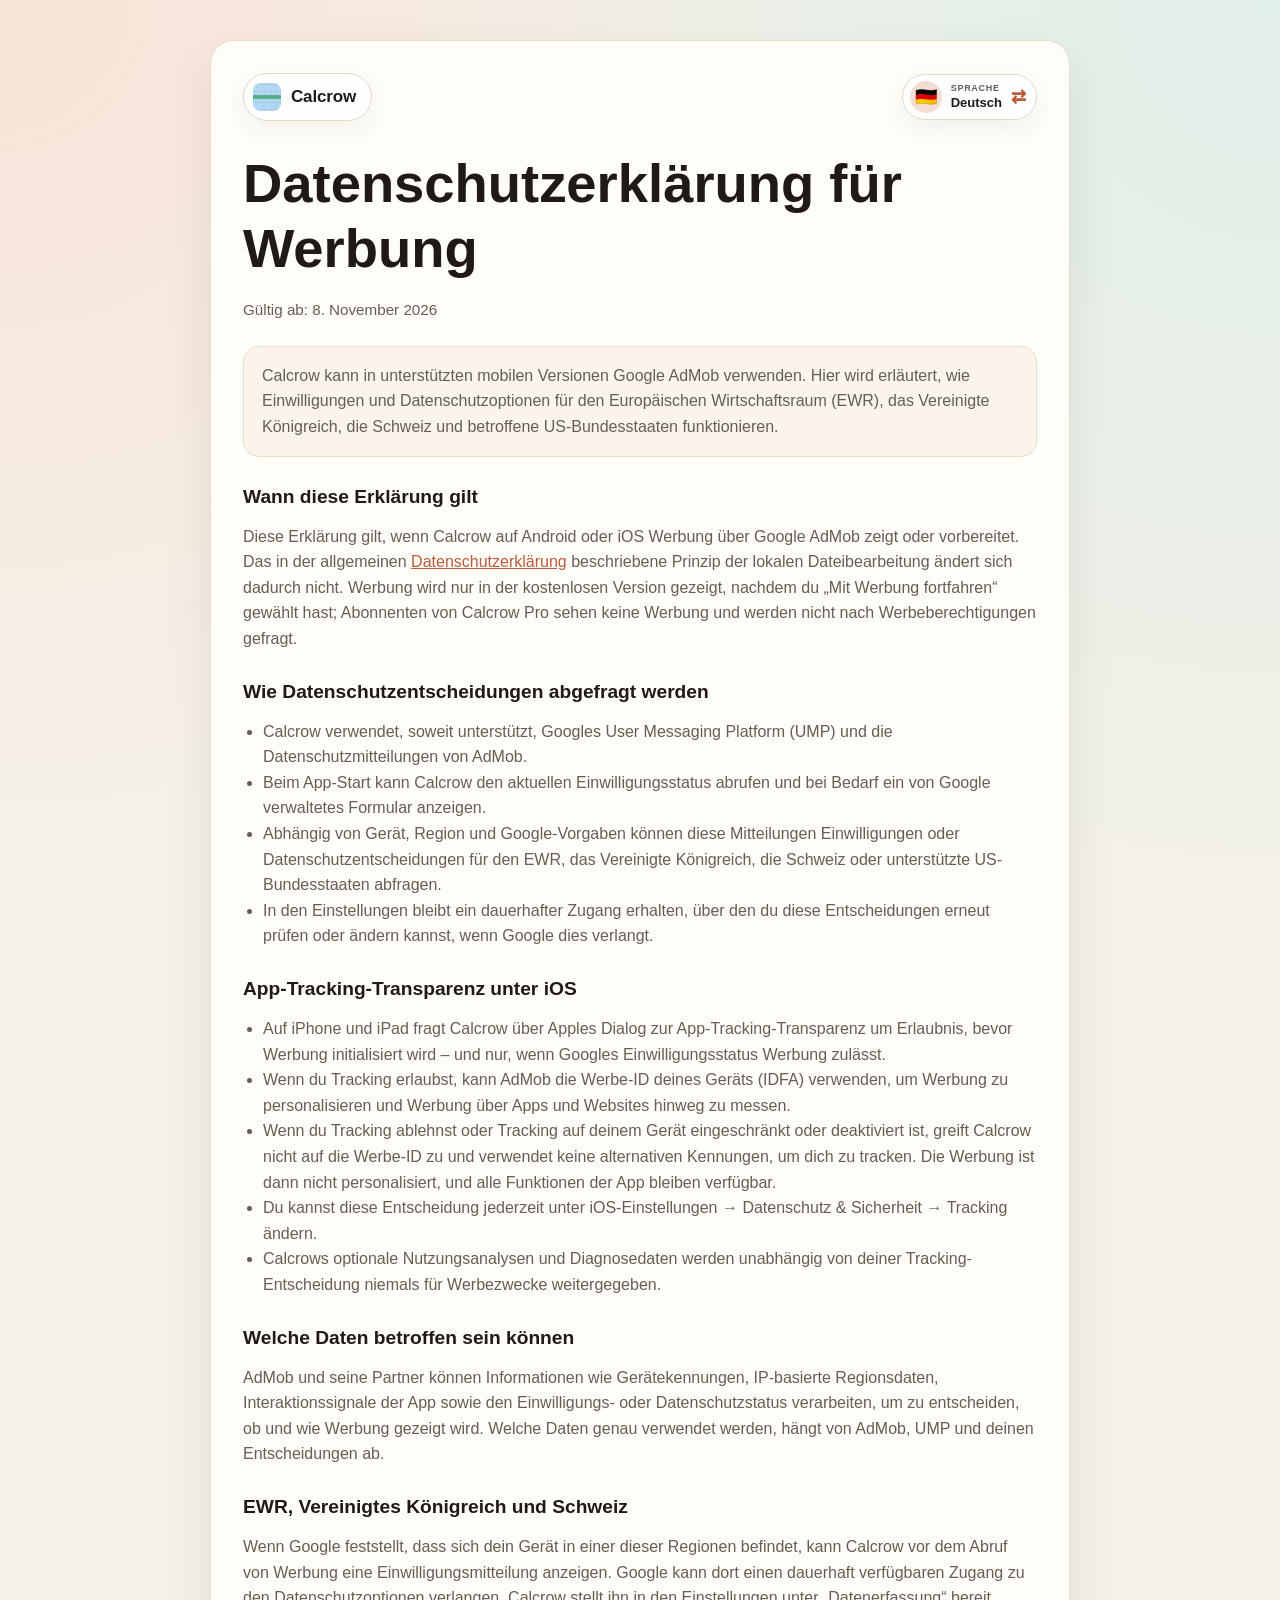
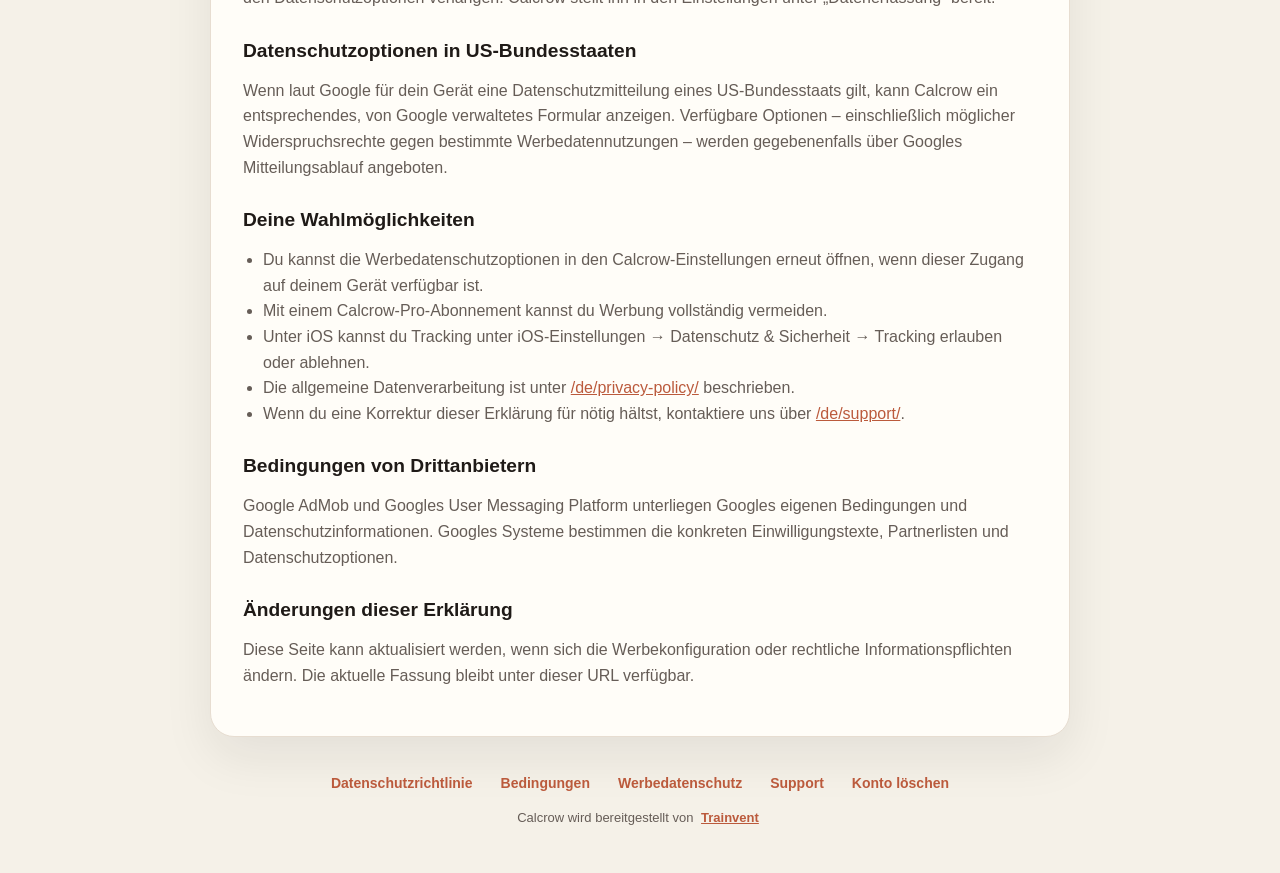
<file: de/privacy-policy-ads/index.html>
<!DOCTYPE html>
<html lang="de">
<head>
  <meta charset="UTF-8">
  <meta name="viewport" content="width=device-width, initial-scale=1">
  <title>Calcrow-Datenschutzerklärung für Werbung</title>
  <meta name="description" content="Datenschutzerklärung für Werbung in Calcrow, einschließlich Google-AdMob-Einwilligungen im EWR, Vereinigten Königreich, der Schweiz und relevanten US-Bundesstaaten.">
  <link rel="alternate" hreflang="en" href="../../privacy-policy-ads/index.html">
  <link rel="alternate" hreflang="de" href="index.html">
  <link rel="stylesheet" href="../../static-pages.css">
  <script src="../../static-pages.js" defer></script>
</head>
<body>
  <main>
    <header class="page-header">
      <a class="brand-pill" href="../../" aria-label="Calcrow-Startseite">
        <img class="brand-icon" src="../../icons/Icon-192.png" alt="">
        <span class="brand-name">Calcrow</span>
      </a>
      <a class="language-switch" href="../../privacy-policy-ads/index.html" lang="de" hreflang="en" aria-label="Aktuelle Sprache: Deutsch. Zu Englisch wechseln.">
        <span class="language-flag" aria-hidden="true">🇩🇪</span>
        <span class="language-copy"><span class="language-label">Sprache</span><span class="language-name">Deutsch</span></span>
        <span class="language-arrow" aria-hidden="true">⇄</span>
      </a>
    </header>
    <h1>Datenschutzerklärung für Werbung</h1>
    <p class="meta">Gültig ab: 8. November 2026</p>

    <p class="notice">Calcrow kann in unterstützten mobilen Versionen Google AdMob verwenden. Hier wird erläutert, wie Einwilligungen und Datenschutzoptionen für den Europäischen Wirtschaftsraum (EWR), das Vereinigte Königreich, die Schweiz und betroffene US-Bundesstaaten funktionieren.</p>

    <h2>Wann diese Erklärung gilt</h2>
    <p>Diese Erklärung gilt, wenn Calcrow auf Android oder iOS Werbung über Google AdMob zeigt oder vorbereitet. Das in der allgemeinen <a href="../privacy-policy/index.html">Datenschutzerklärung</a> beschriebene Prinzip der lokalen Dateibearbeitung ändert sich dadurch nicht. Werbung wird nur in der kostenlosen Version gezeigt, nachdem du „Mit Werbung fortfahren“ gewählt hast; Abonnenten von Calcrow Pro sehen keine Werbung und werden nicht nach Werbeberechtigungen gefragt.</p>

    <h2>Wie Datenschutzentscheidungen abgefragt werden</h2>
    <ul>
      <li>Calcrow verwendet, soweit unterstützt, Googles User Messaging Platform (UMP) und die Datenschutzmitteilungen von AdMob.</li>
      <li>Beim App-Start kann Calcrow den aktuellen Einwilligungsstatus abrufen und bei Bedarf ein von Google verwaltetes Formular anzeigen.</li>
      <li>Abhängig von Gerät, Region und Google-Vorgaben können diese Mitteilungen Einwilligungen oder Datenschutzentscheidungen für den EWR, das Vereinigte Königreich, die Schweiz oder unterstützte US-Bundesstaaten abfragen.</li>
      <li>In den Einstellungen bleibt ein dauerhafter Zugang erhalten, über den du diese Entscheidungen erneut prüfen oder ändern kannst, wenn Google dies verlangt.</li>
    </ul>

    <h2>App-Tracking-Transparenz unter iOS</h2>
    <ul>
      <li>Auf iPhone und iPad fragt Calcrow über Apples Dialog zur App-Tracking-Transparenz um Erlaubnis, bevor Werbung initialisiert wird – und nur, wenn Googles Einwilligungsstatus Werbung zulässt.</li>
      <li>Wenn du Tracking erlaubst, kann AdMob die Werbe-ID deines Geräts (IDFA) verwenden, um Werbung zu personalisieren und Werbung über Apps und Websites hinweg zu messen.</li>
      <li>Wenn du Tracking ablehnst oder Tracking auf deinem Gerät eingeschränkt oder deaktiviert ist, greift Calcrow nicht auf die Werbe-ID zu und verwendet keine alternativen Kennungen, um dich zu tracken. Die Werbung ist dann nicht personalisiert, und alle Funktionen der App bleiben verfügbar.</li>
      <li>Du kannst diese Entscheidung jederzeit unter iOS-Einstellungen → Datenschutz &amp; Sicherheit → Tracking ändern.</li>
      <li>Calcrows optionale Nutzungsanalysen und Diagnosedaten werden unabhängig von deiner Tracking-Entscheidung niemals für Werbezwecke weitergegeben.</li>
    </ul>

    <h2>Welche Daten betroffen sein können</h2>
    <p>AdMob und seine Partner können Informationen wie Gerätekennungen, IP-basierte Regionsdaten, Interaktionssignale der App sowie den Einwilligungs- oder Datenschutzstatus verarbeiten, um zu entscheiden, ob und wie Werbung gezeigt wird. Welche Daten genau verwendet werden, hängt von AdMob, UMP und deinen Entscheidungen ab.</p>

    <h2>EWR, Vereinigtes Königreich und Schweiz</h2>
    <p>Wenn Google feststellt, dass sich dein Gerät in einer dieser Regionen befindet, kann Calcrow vor dem Abruf von Werbung eine Einwilligungsmitteilung anzeigen. Google kann dort einen dauerhaft verfügbaren Zugang zu den Datenschutzoptionen verlangen. Calcrow stellt ihn in den Einstellungen unter „Datenerfassung“ bereit.</p>

    <h2>Datenschutzoptionen in US-Bundesstaaten</h2>
    <p>Wenn laut Google für dein Gerät eine Datenschutzmitteilung eines US-Bundesstaats gilt, kann Calcrow ein entsprechendes, von Google verwaltetes Formular anzeigen. Verfügbare Optionen – einschließlich möglicher Widerspruchsrechte gegen bestimmte Werbedatennutzungen – werden gegebenenfalls über Googles Mitteilungsablauf angeboten.</p>

    <h2>Deine Wahlmöglichkeiten</h2>
    <ul>
      <li>Du kannst die Werbedatenschutzoptionen in den Calcrow-Einstellungen erneut öffnen, wenn dieser Zugang auf deinem Gerät verfügbar ist.</li>
      <li>Mit einem Calcrow-Pro-Abonnement kannst du Werbung vollständig vermeiden.</li>
      <li>Unter iOS kannst du Tracking unter iOS-Einstellungen → Datenschutz &amp; Sicherheit → Tracking erlauben oder ablehnen.</li>
      <li>Die allgemeine Datenverarbeitung ist unter <a href="../privacy-policy/index.html">/de/privacy-policy/</a> beschrieben.</li>
      <li>Wenn du eine Korrektur dieser Erklärung für nötig hältst, kontaktiere uns über <a href="../support/index.html">/de/support/</a>.</li>
    </ul>

    <h2>Bedingungen von Drittanbietern</h2>
    <p>Google AdMob und Googles User Messaging Platform unterliegen Googles eigenen Bedingungen und Datenschutzinformationen. Googles Systeme bestimmen die konkreten Einwilligungstexte, Partnerlisten und Datenschutzoptionen.</p>

    <h2>Änderungen dieser Erklärung</h2>
    <p>Diese Seite kann aktualisiert werden, wenn sich die Werbekonfiguration oder rechtliche Informationspflichten ändern. Die aktuelle Fassung bleibt unter dieser URL verfügbar.</p>
  </main>
  <footer data-calcrow-footer></footer>
</body>
</html>
</file>
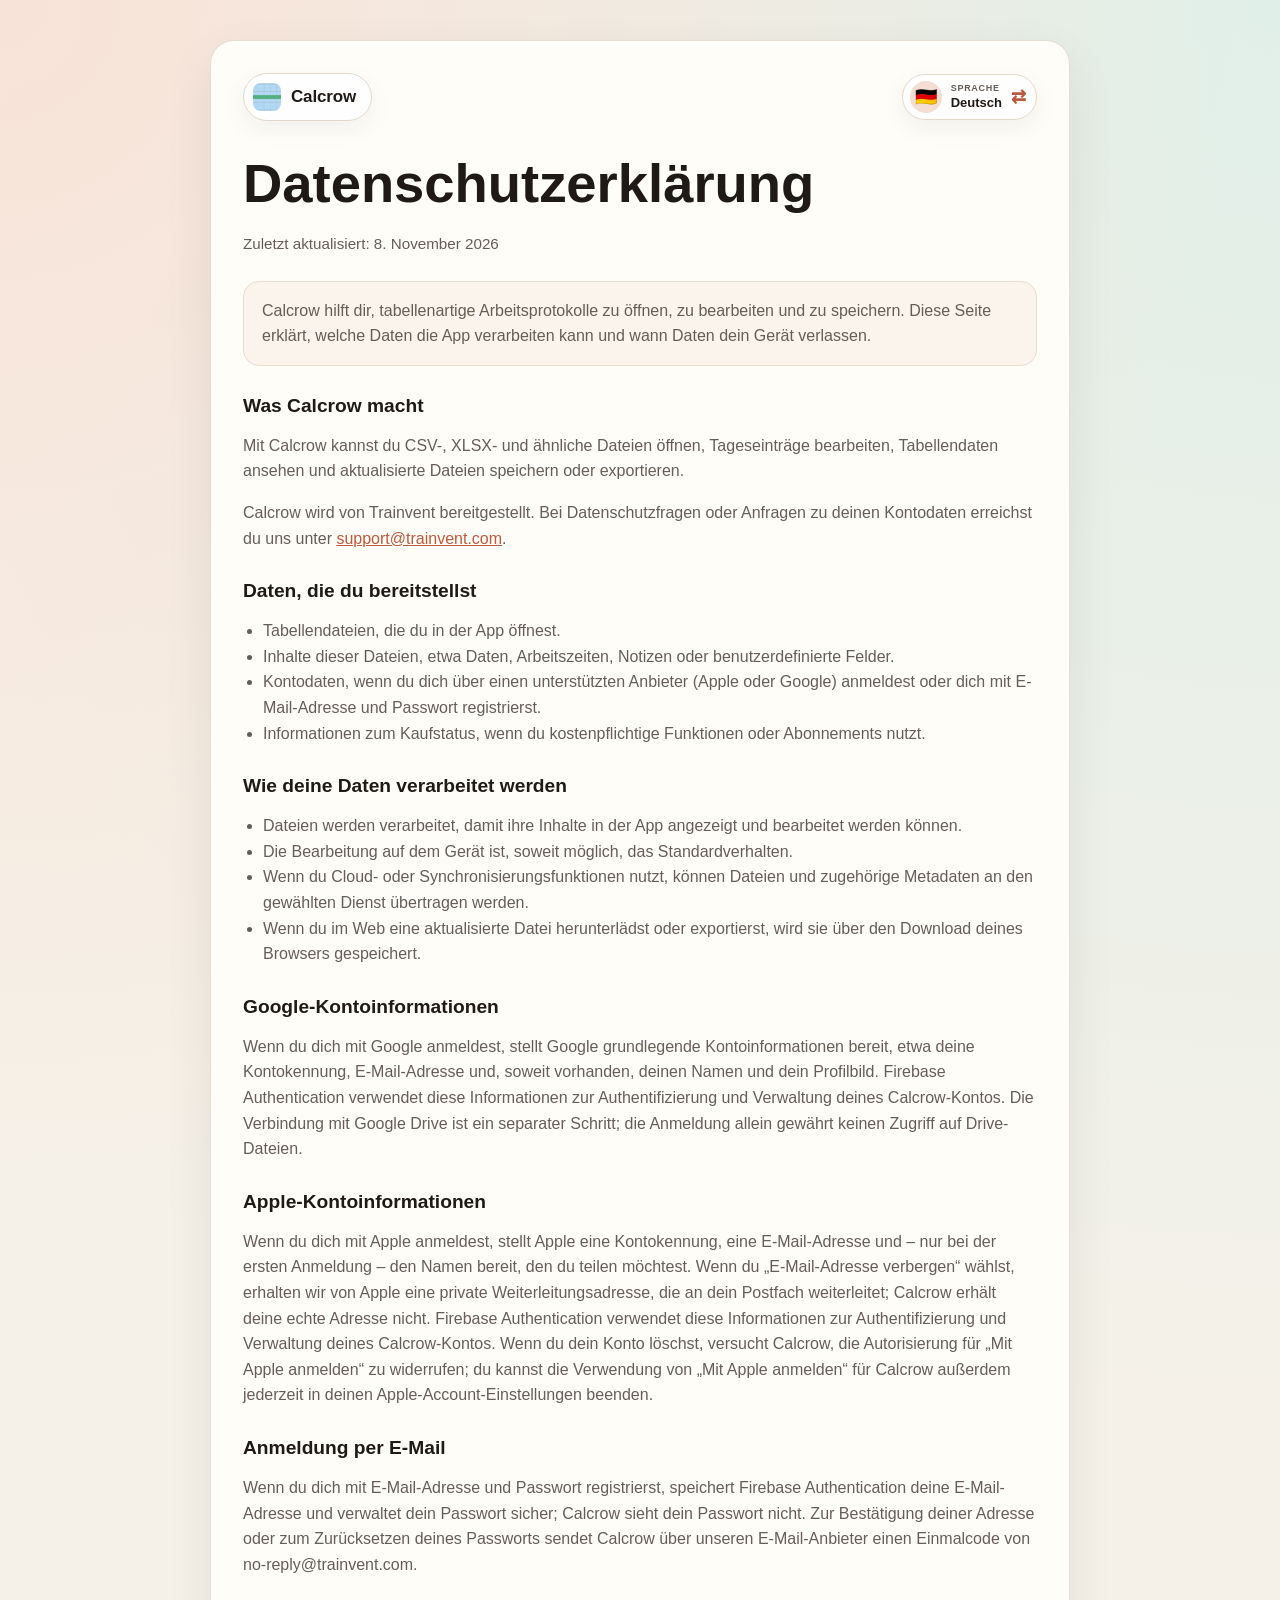
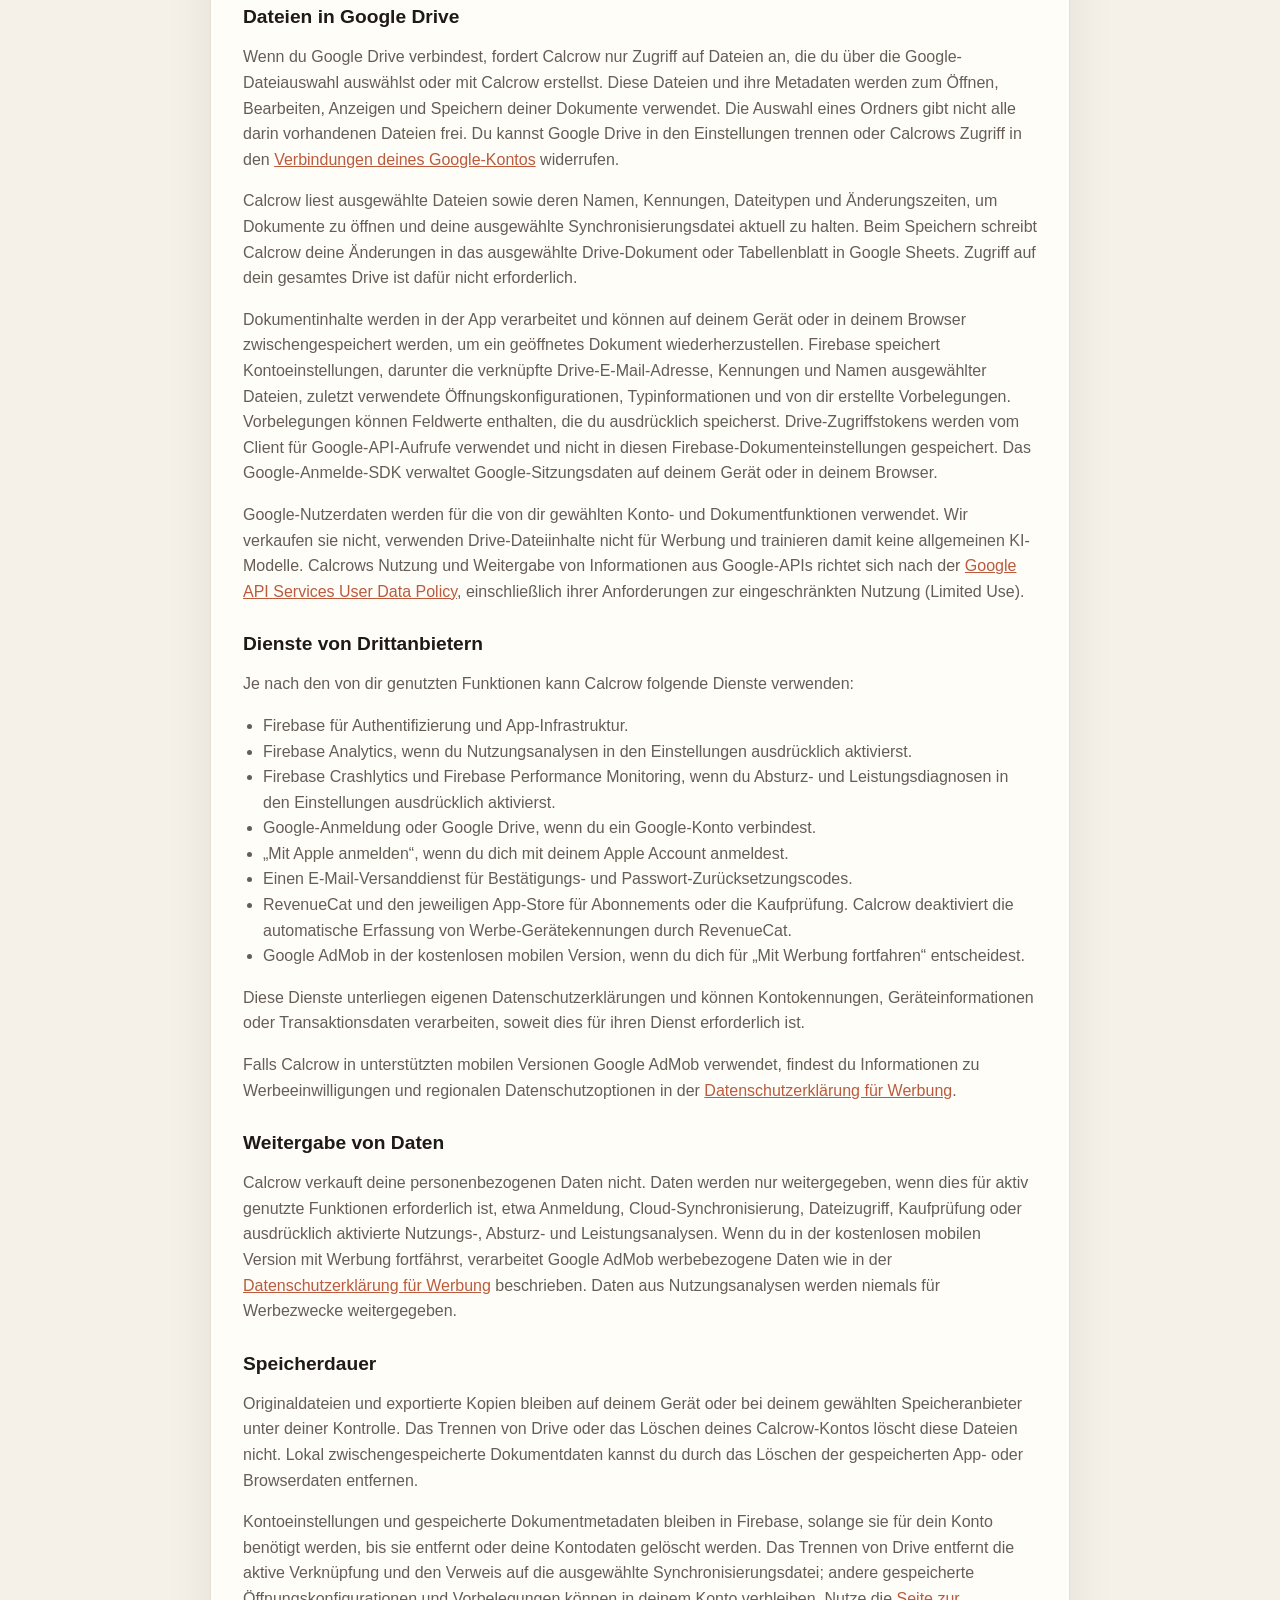
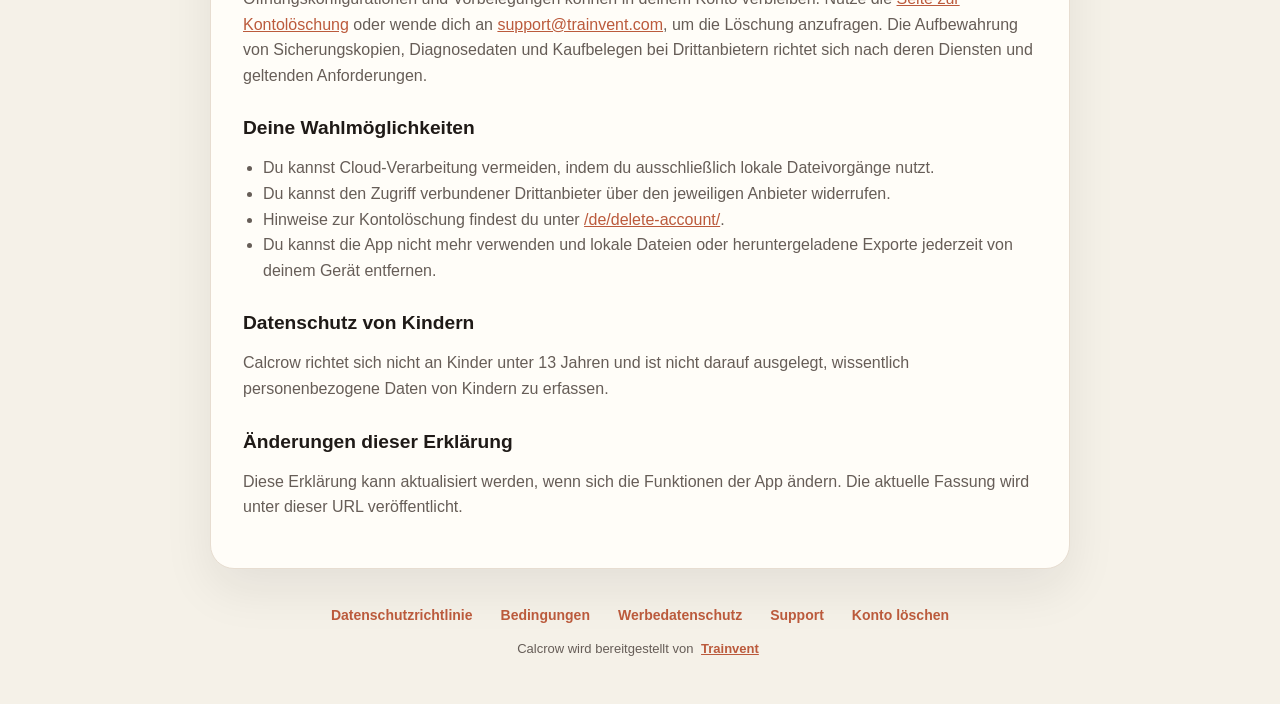
<file: de/privacy-policy/index.html>
<!DOCTYPE html>
<html lang="de">
<head>
  <meta charset="UTF-8">
  <meta name="viewport" content="width=device-width, initial-scale=1">
  <title>Calcrow-Datenschutzerklärung</title>
  <meta name="description" content="Datenschutzerklärung für Calcrow zu lokalen Dateien, Anmeldung, Synchronisierung, Analysen und Käufen.">
  <link rel="alternate" hreflang="en" href="../../privacy-policy/index.html">
  <link rel="alternate" hreflang="de" href="index.html">
  <link rel="stylesheet" href="../../static-pages.css">
  <script src="../../static-pages.js" defer></script>
</head>
<body>
  <main>
    <header class="page-header">
      <a class="brand-pill" href="../../" aria-label="Calcrow-Startseite">
        <img class="brand-icon" src="../../icons/Icon-192.png" alt="">
        <span class="brand-name">Calcrow</span>
      </a>
      <a class="language-switch" href="../../privacy-policy/index.html" lang="de" hreflang="en" aria-label="Aktuelle Sprache: Deutsch. Zu Englisch wechseln.">
        <span class="language-flag" aria-hidden="true">🇩🇪</span>
        <span class="language-copy"><span class="language-label">Sprache</span><span class="language-name">Deutsch</span></span>
        <span class="language-arrow" aria-hidden="true">⇄</span>
      </a>
    </header>
    <h1>Datenschutzerklärung</h1>
    <p class="meta">Zuletzt aktualisiert: 8. November 2026</p>

    <p class="notice">
      Calcrow hilft dir, tabellenartige Arbeitsprotokolle zu öffnen, zu bearbeiten und zu speichern.
      Diese Seite erklärt, welche Daten die App verarbeiten kann und wann Daten dein Gerät verlassen.
    </p>

    <h2>Was Calcrow macht</h2>
    <p>Mit Calcrow kannst du CSV-, XLSX- und ähnliche Dateien öffnen, Tageseinträge bearbeiten, Tabellendaten ansehen und aktualisierte Dateien speichern oder exportieren.</p>
    <p>Calcrow wird von Trainvent bereitgestellt. Bei Datenschutzfragen oder Anfragen zu deinen Kontodaten erreichst du uns unter <a href="mailto:support@trainvent.com">support@trainvent.com</a>.</p>

    <h2>Daten, die du bereitstellst</h2>
    <ul>
      <li>Tabellendateien, die du in der App öffnest.</li>
      <li>Inhalte dieser Dateien, etwa Daten, Arbeitszeiten, Notizen oder benutzerdefinierte Felder.</li>
      <li>Kontodaten, wenn du dich über einen unterstützten Anbieter (Apple oder Google) anmeldest oder dich mit E-Mail-Adresse und Passwort registrierst.</li>
      <li>Informationen zum Kaufstatus, wenn du kostenpflichtige Funktionen oder Abonnements nutzt.</li>
    </ul>

    <h2>Wie deine Daten verarbeitet werden</h2>
    <ul>
      <li>Dateien werden verarbeitet, damit ihre Inhalte in der App angezeigt und bearbeitet werden können.</li>
      <li>Die Bearbeitung auf dem Gerät ist, soweit möglich, das Standardverhalten.</li>
      <li>Wenn du Cloud- oder Synchronisierungsfunktionen nutzt, können Dateien und zugehörige Metadaten an den gewählten Dienst übertragen werden.</li>
      <li>Wenn du im Web eine aktualisierte Datei herunterlädst oder exportierst, wird sie über den Download deines Browsers gespeichert.</li>
    </ul>

    <h2>Google-Kontoinformationen</h2>
    <p>Wenn du dich mit Google anmeldest, stellt Google grundlegende Kontoinformationen bereit, etwa deine Kontokennung, E-Mail-Adresse und, soweit vorhanden, deinen Namen und dein Profilbild. Firebase Authentication verwendet diese Informationen zur Authentifizierung und Verwaltung deines Calcrow-Kontos. Die Verbindung mit Google Drive ist ein separater Schritt; die Anmeldung allein gewährt keinen Zugriff auf Drive-Dateien.</p>

    <h2>Apple-Kontoinformationen</h2>
    <p>Wenn du dich mit Apple anmeldest, stellt Apple eine Kontokennung, eine E-Mail-Adresse und – nur bei der ersten Anmeldung – den Namen bereit, den du teilen möchtest. Wenn du „E-Mail-Adresse verbergen“ wählst, erhalten wir von Apple eine private Weiterleitungsadresse, die an dein Postfach weiterleitet; Calcrow erhält deine echte Adresse nicht. Firebase Authentication verwendet diese Informationen zur Authentifizierung und Verwaltung deines Calcrow-Kontos. Wenn du dein Konto löschst, versucht Calcrow, die Autorisierung für „Mit Apple anmelden“ zu widerrufen; du kannst die Verwendung von „Mit Apple anmelden“ für Calcrow außerdem jederzeit in deinen Apple-Account-Einstellungen beenden.</p>

    <h2>Anmeldung per E-Mail</h2>
    <p>Wenn du dich mit E-Mail-Adresse und Passwort registrierst, speichert Firebase Authentication deine E-Mail-Adresse und verwaltet dein Passwort sicher; Calcrow sieht dein Passwort nicht. Zur Bestätigung deiner Adresse oder zum Zurücksetzen deines Passworts sendet Calcrow über unseren E-Mail-Anbieter einen Einmalcode von no-reply@trainvent.com.</p>

    <h2>Dateien in Google Drive</h2>
    <p>Wenn du Google Drive verbindest, fordert Calcrow nur Zugriff auf Dateien an, die du über die Google-Dateiauswahl auswählst oder mit Calcrow erstellst. Diese Dateien und ihre Metadaten werden zum Öffnen, Bearbeiten, Anzeigen und Speichern deiner Dokumente verwendet. Die Auswahl eines Ordners gibt nicht alle darin vorhandenen Dateien frei. Du kannst Google Drive in den Einstellungen trennen oder Calcrows Zugriff in den <a href="https://myaccount.google.com/connections">Verbindungen deines Google-Kontos</a> widerrufen.</p>
    <p>Calcrow liest ausgewählte Dateien sowie deren Namen, Kennungen, Dateitypen und Änderungszeiten, um Dokumente zu öffnen und deine ausgewählte Synchronisierungsdatei aktuell zu halten. Beim Speichern schreibt Calcrow deine Änderungen in das ausgewählte Drive-Dokument oder Tabellenblatt in Google Sheets. Zugriff auf dein gesamtes Drive ist dafür nicht erforderlich.</p>
    <p>Dokumentinhalte werden in der App verarbeitet und können auf deinem Gerät oder in deinem Browser zwischengespeichert werden, um ein geöffnetes Dokument wiederherzustellen. Firebase speichert Kontoeinstellungen, darunter die verknüpfte Drive-E-Mail-Adresse, Kennungen und Namen ausgewählter Dateien, zuletzt verwendete Öffnungskonfigurationen, Typinformationen und von dir erstellte Vorbelegungen. Vorbelegungen können Feldwerte enthalten, die du ausdrücklich speicherst. Drive-Zugriffstokens werden vom Client für Google-API-Aufrufe verwendet und nicht in diesen Firebase-Dokumenteinstellungen gespeichert. Das Google-Anmelde-SDK verwaltet Google-Sitzungsdaten auf deinem Gerät oder in deinem Browser.</p>
    <p>Google-Nutzerdaten werden für die von dir gewählten Konto- und Dokumentfunktionen verwendet. Wir verkaufen sie nicht, verwenden Drive-Dateiinhalte nicht für Werbung und trainieren damit keine allgemeinen KI-Modelle. Calcrows Nutzung und Weitergabe von Informationen aus Google-APIs richtet sich nach der <a href="https://developers.google.com/terms/api-services-user-data-policy">Google API Services User Data Policy</a>, einschließlich ihrer Anforderungen zur eingeschränkten Nutzung (Limited Use).</p>

    <h2>Dienste von Drittanbietern</h2>
    <p>Je nach den von dir genutzten Funktionen kann Calcrow folgende Dienste verwenden:</p>
    <ul>
      <li>Firebase für Authentifizierung und App-Infrastruktur.</li>
      <li>Firebase Analytics, wenn du Nutzungsanalysen in den Einstellungen ausdrücklich aktivierst.</li>
      <li>Firebase Crashlytics und Firebase Performance Monitoring, wenn du Absturz- und Leistungsdiagnosen in den Einstellungen ausdrücklich aktivierst.</li>
      <li>Google-Anmeldung oder Google Drive, wenn du ein Google-Konto verbindest.</li>
      <li>„Mit Apple anmelden“, wenn du dich mit deinem Apple Account anmeldest.</li>
      <li>Einen E-Mail-Versanddienst für Bestätigungs- und Passwort-Zurücksetzungscodes.</li>
      <li>RevenueCat und den jeweiligen App-Store für Abonnements oder die Kaufprüfung. Calcrow deaktiviert die automatische Erfassung von Werbe-Gerätekennungen durch RevenueCat.</li>
      <li>Google AdMob in der kostenlosen mobilen Version, wenn du dich für „Mit Werbung fortfahren“ entscheidest.</li>
    </ul>
    <p>Diese Dienste unterliegen eigenen Datenschutzerklärungen und können Kontokennungen, Geräteinformationen oder Transaktionsdaten verarbeiten, soweit dies für ihren Dienst erforderlich ist.</p>
    <p>Falls Calcrow in unterstützten mobilen Versionen Google AdMob verwendet, findest du Informationen zu Werbeeinwilligungen und regionalen Datenschutzoptionen in der <a href="../privacy-policy-ads/index.html">Datenschutzerklärung für Werbung</a>.</p>

    <h2>Weitergabe von Daten</h2>
    <p>Calcrow verkauft deine personenbezogenen Daten nicht. Daten werden nur weitergegeben, wenn dies für aktiv genutzte Funktionen erforderlich ist, etwa Anmeldung, Cloud-Synchronisierung, Dateizugriff, Kaufprüfung oder ausdrücklich aktivierte Nutzungs-, Absturz- und Leistungsanalysen. Wenn du in der kostenlosen mobilen Version mit Werbung fortfährst, verarbeitet Google AdMob werbebezogene Daten wie in der <a href="../privacy-policy-ads/index.html">Datenschutzerklärung für Werbung</a> beschrieben. Daten aus Nutzungsanalysen werden niemals für Werbezwecke weitergegeben.</p>

    <h2>Speicherdauer</h2>
    <p>Originaldateien und exportierte Kopien bleiben auf deinem Gerät oder bei deinem gewählten Speicheranbieter unter deiner Kontrolle. Das Trennen von Drive oder das Löschen deines Calcrow-Kontos löscht diese Dateien nicht. Lokal zwischengespeicherte Dokumentdaten kannst du durch das Löschen der gespeicherten App- oder Browserdaten entfernen.</p>
    <p>Kontoeinstellungen und gespeicherte Dokumentmetadaten bleiben in Firebase, solange sie für dein Konto benötigt werden, bis sie entfernt oder deine Kontodaten gelöscht werden. Das Trennen von Drive entfernt die aktive Verknüpfung und den Verweis auf die ausgewählte Synchronisierungsdatei; andere gespeicherte Öffnungskonfigurationen und Vorbelegungen können in deinem Konto verbleiben. Nutze die <a href="../delete-account/index.html">Seite zur Kontolöschung</a> oder wende dich an <a href="mailto:support@trainvent.com">support@trainvent.com</a>, um die Löschung anzufragen. Die Aufbewahrung von Sicherungskopien, Diagnosedaten und Kaufbelegen bei Drittanbietern richtet sich nach deren Diensten und geltenden Anforderungen.</p>

    <h2>Deine Wahlmöglichkeiten</h2>
    <ul>
      <li>Du kannst Cloud-Verarbeitung vermeiden, indem du ausschließlich lokale Dateivorgänge nutzt.</li>
      <li>Du kannst den Zugriff verbundener Drittanbieter über den jeweiligen Anbieter widerrufen.</li>
      <li>Hinweise zur Kontolöschung findest du unter <a href="../delete-account/index.html">/de/delete-account/</a>.</li>
      <li>Du kannst die App nicht mehr verwenden und lokale Dateien oder heruntergeladene Exporte jederzeit von deinem Gerät entfernen.</li>
    </ul>

    <h2>Datenschutz von Kindern</h2>
    <p>Calcrow richtet sich nicht an Kinder unter 13 Jahren und ist nicht darauf ausgelegt, wissentlich personenbezogene Daten von Kindern zu erfassen.</p>

    <h2>Änderungen dieser Erklärung</h2>
    <p>Diese Erklärung kann aktualisiert werden, wenn sich die Funktionen der App ändern. Die aktuelle Fassung wird unter dieser URL veröffentlicht.</p>
  </main>
  <footer data-calcrow-footer></footer>
</body>
</html>
</file>
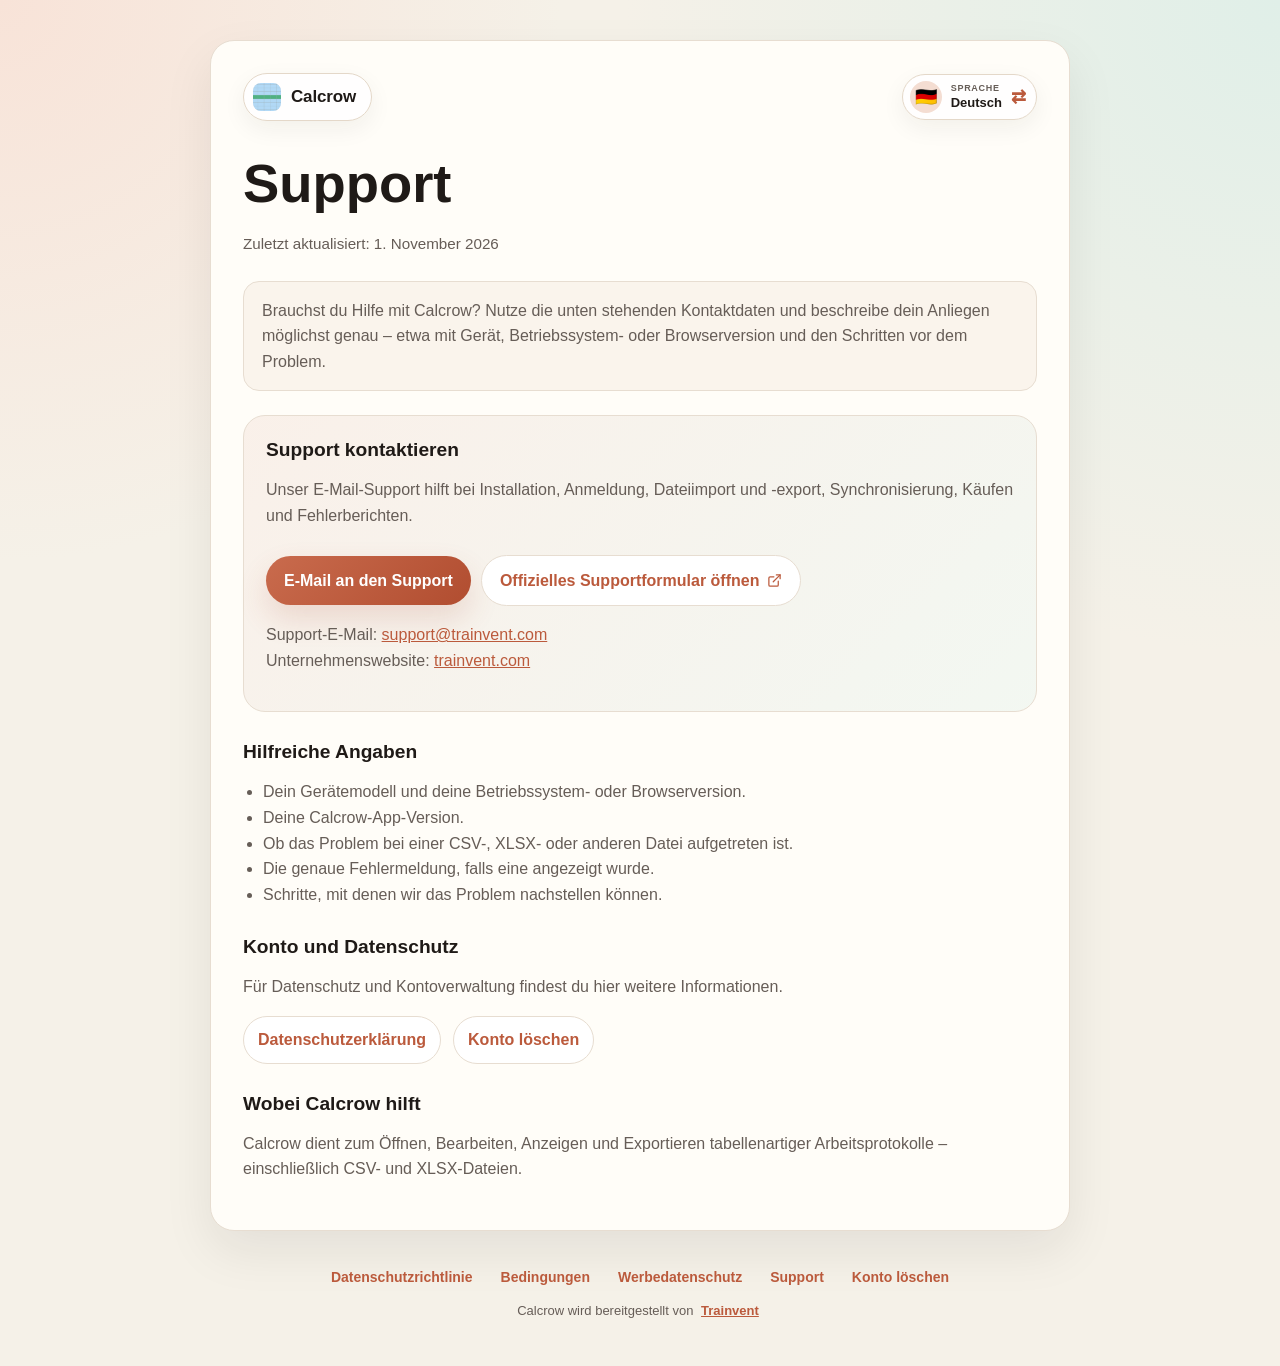
<file: de/support/index.html>
<!DOCTYPE html>
<html lang="de">
<head>
  <meta charset="UTF-8">
  <meta name="viewport" content="width=device-width, initial-scale=1">
  <title>Calcrow-Support</title>
  <meta name="description" content="Support und Kontaktinformationen für Calcrow.">
  <link rel="alternate" hreflang="en" href="../../support/index.html">
  <link rel="alternate" hreflang="de" href="index.html">
  <link rel="stylesheet" href="../../static-pages.css">
  <script src="../../static-pages.js" defer></script>
</head>
<body>
  <main>
    <header class="page-header">
      <a class="brand-pill" href="../../" aria-label="Calcrow-Startseite">
        <img class="brand-icon" src="../../icons/Icon-192.png" alt="">
        <span class="brand-name">Calcrow</span>
      </a>
      <a class="language-switch" href="../../support/index.html" lang="de" hreflang="en" aria-label="Aktuelle Sprache: Deutsch. Zu Englisch wechseln.">
        <span class="language-flag" aria-hidden="true">🇩🇪</span>
        <span class="language-copy"><span class="language-label">Sprache</span><span class="language-name">Deutsch</span></span>
        <span class="language-arrow" aria-hidden="true">⇄</span>
      </a>
    </header>
    <h1>Support</h1>
    <p class="meta">Zuletzt aktualisiert: 1. November 2026</p>

    <p class="notice">
      Brauchst du Hilfe mit Calcrow? Nutze die unten stehenden Kontaktdaten und beschreibe dein
      Anliegen möglichst genau – etwa mit Gerät, Betriebssystem- oder Browserversion und den Schritten vor dem Problem.
    </p>

    <section class="support-card">
      <h2>Support kontaktieren</h2>
      <p>
        Unser E-Mail-Support hilft bei Installation, Anmeldung, Dateiimport und -export,
        Synchronisierung, Käufen und Fehlerberichten.
      </p>
      <div class="contact-actions">
        <a class="contact-link" href="mailto:support@trainvent.com?subject=Calcrow%20Support">
          E-Mail an den Support
        </a>
        <a class="contact-link secondary external-link" href="https://next.trainvent.com/de/software-support/" target="_blank" rel="noopener noreferrer">
          Offizielles Supportformular öffnen
        </a>
      </div>
      <p>
        Support-E-Mail: <a href="mailto:support@trainvent.com">support@trainvent.com</a><br>
        Unternehmenswebsite: <a href="https://trainvent.com/" rel="noopener noreferrer">trainvent.com</a>
      </p>
    </section>

    <h2>Hilfreiche Angaben</h2>
    <ul>
      <li>Dein Gerätemodell und deine Betriebssystem- oder Browserversion.</li>
      <li>Deine Calcrow-App-Version.</li>
      <li>Ob das Problem bei einer CSV-, XLSX- oder anderen Datei aufgetreten ist.</li>
      <li>Die genaue Fehlermeldung, falls eine angezeigt wurde.</li>
      <li>Schritte, mit denen wir das Problem nachstellen können.</li>
    </ul>

    <h2>Konto und Datenschutz</h2>
    <p>Für Datenschutz und Kontoverwaltung findest du hier weitere Informationen.</p>
    <div class="quick-links">
      <a href="../privacy-policy/index.html">Datenschutzerklärung</a>
      <a href="../delete-account/index.html">Konto löschen</a>
    </div>

    <h2>Wobei Calcrow hilft</h2>
    <p>
      Calcrow dient zum Öffnen, Bearbeiten, Anzeigen und Exportieren tabellenartiger
      Arbeitsprotokolle – einschließlich CSV- und XLSX-Dateien.
    </p>
  </main>
  <footer data-calcrow-footer></footer>
</body>
</html>
</file>
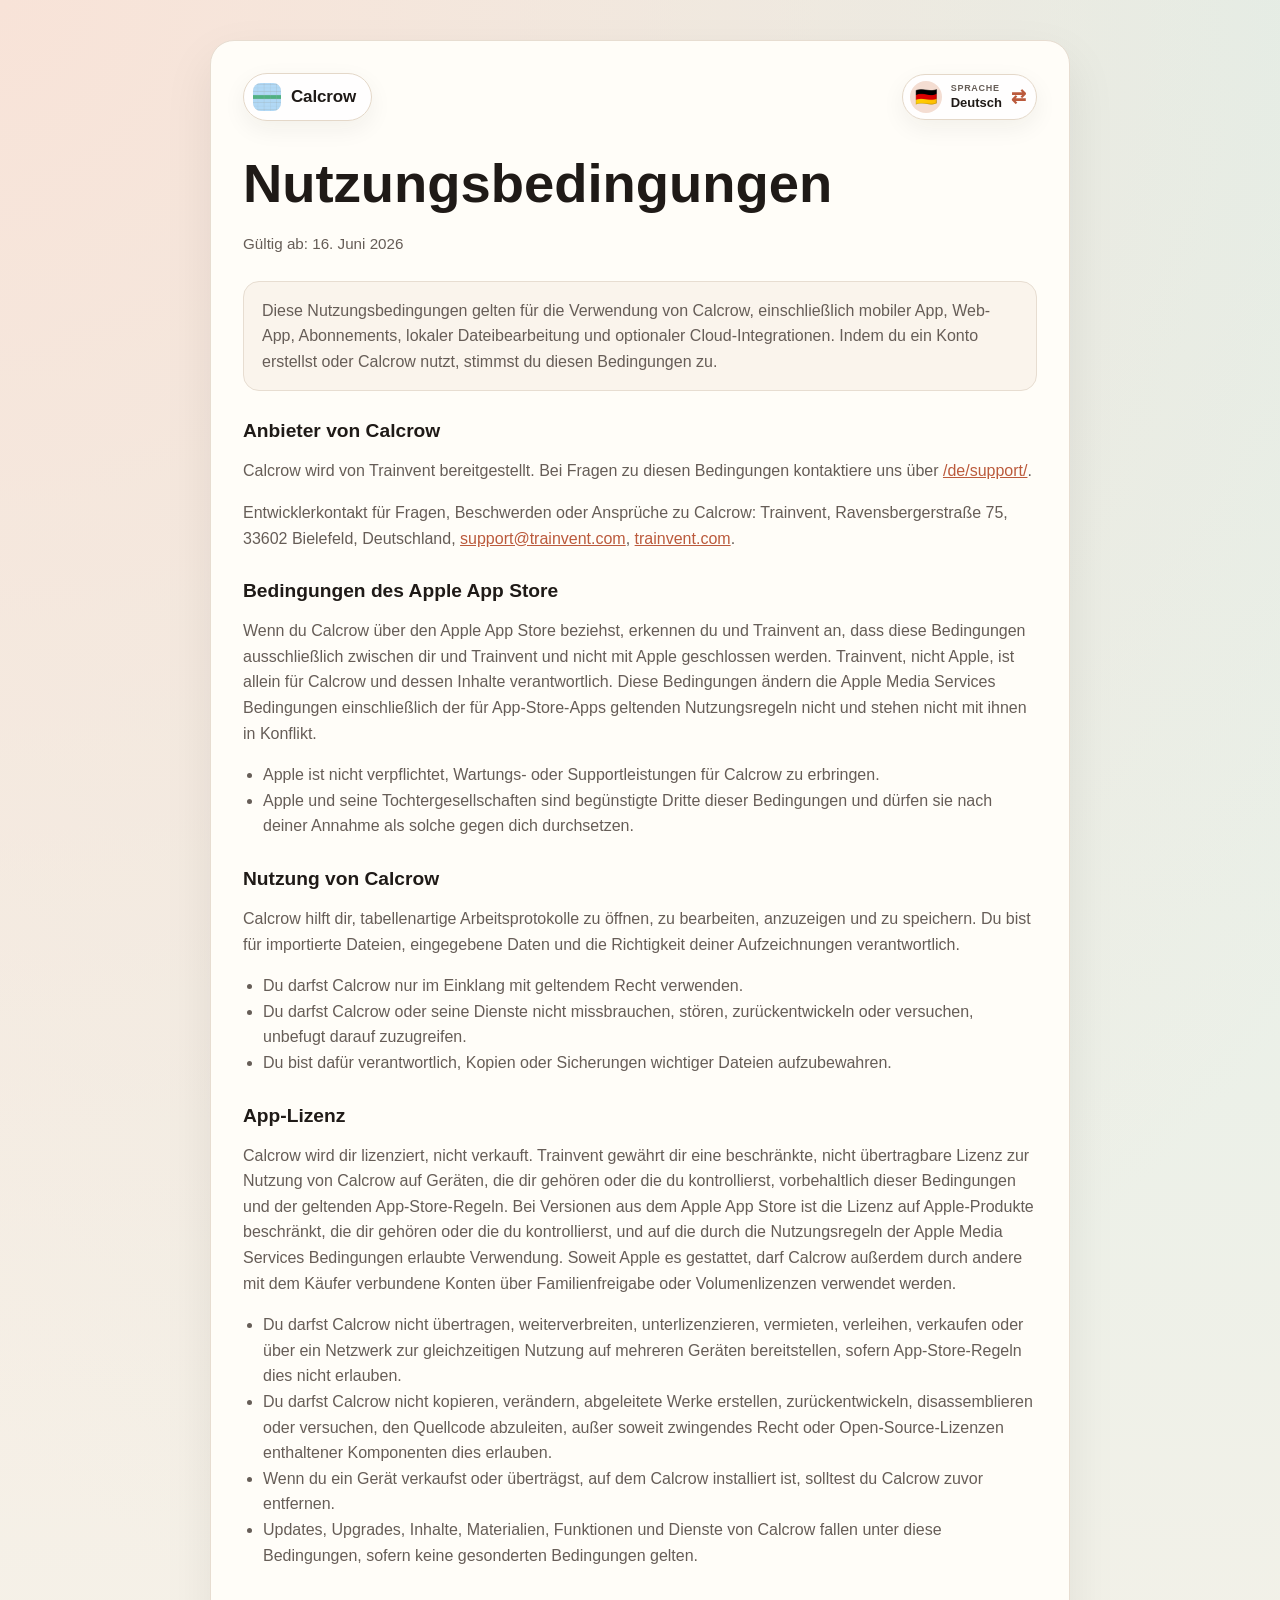
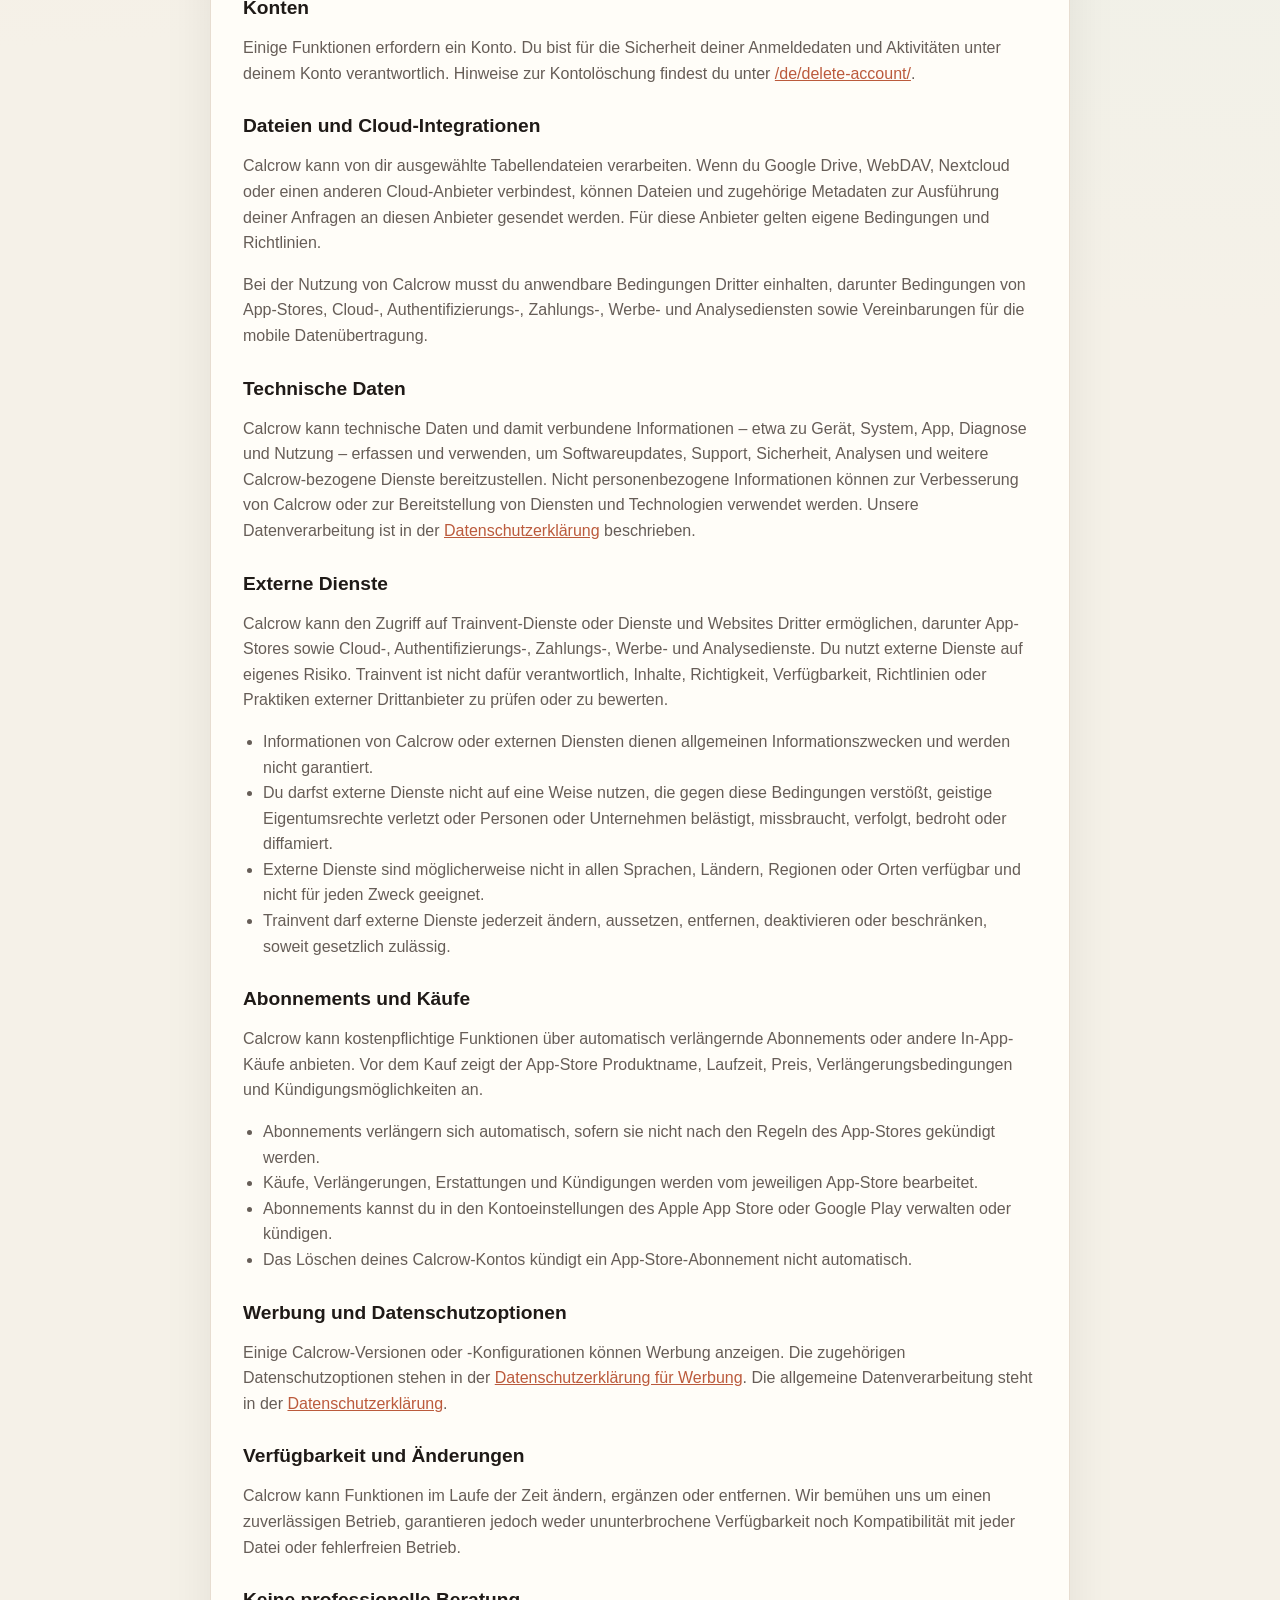
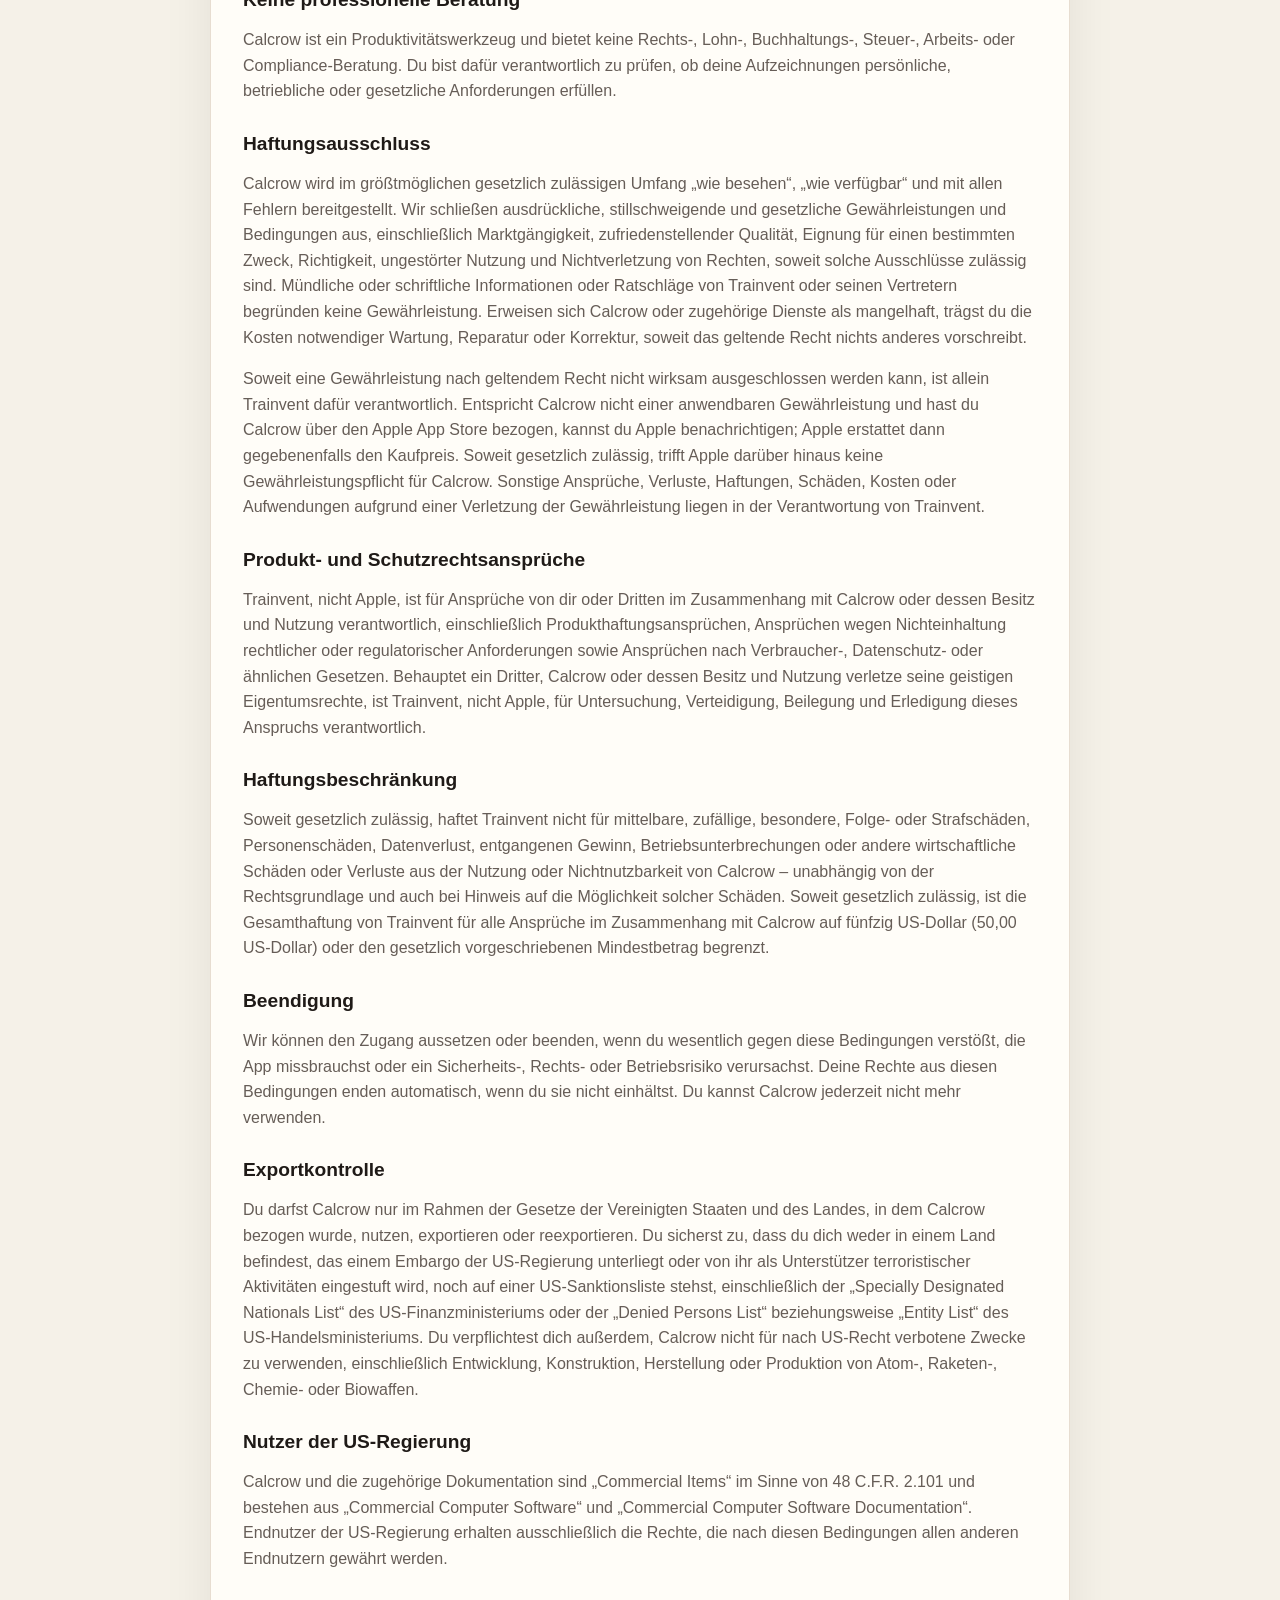
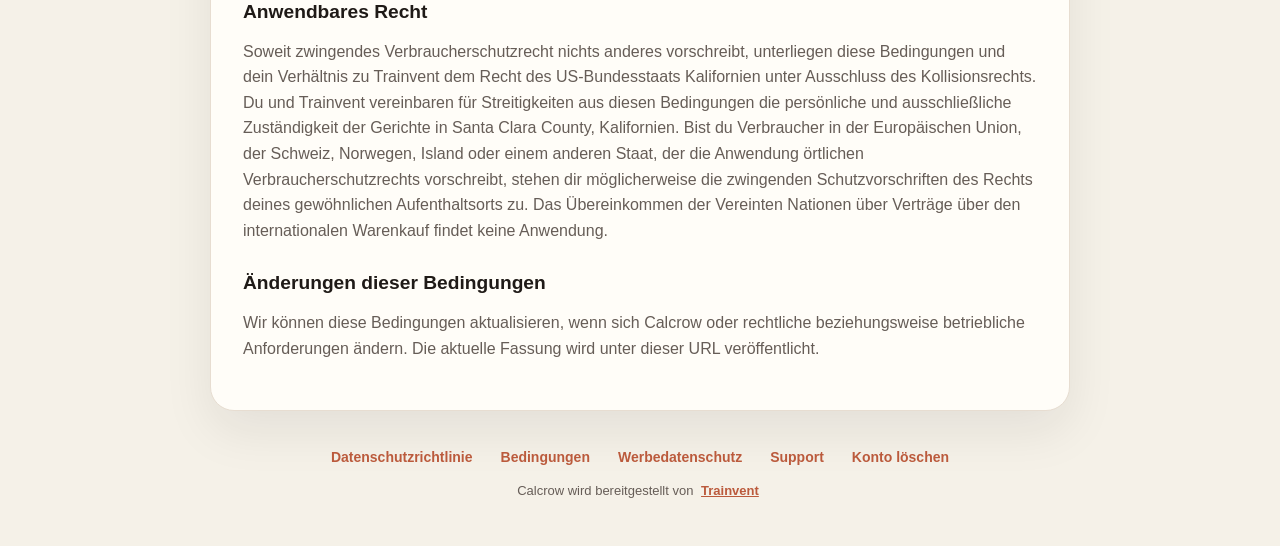
<file: de/terms-of-use/index.html>
<!DOCTYPE html>
<html lang="de">
<head>
  <meta charset="UTF-8">
  <meta name="viewport" content="width=device-width, initial-scale=1">
  <title>Calcrow-Nutzungsbedingungen</title>
  <meta name="description" content="Nutzungsbedingungen für Calcrow zu App-Lizenz, Abonnements, Werbung, Konten, Dateien und Cloud-Integrationen.">
  <link rel="alternate" hreflang="en" href="../../terms-of-use/index.html">
  <link rel="alternate" hreflang="de" href="index.html">
  <link rel="stylesheet" href="../../static-pages.css">
  <script src="../../static-pages.js" defer></script>
</head>
<body>
  <main>
    <header class="page-header">
      <a class="brand-pill" href="../../" aria-label="Calcrow-Startseite">
        <img class="brand-icon" src="../../icons/Icon-192.png" alt="">
        <span class="brand-name">Calcrow</span>
      </a>
      <a class="language-switch" href="../../terms-of-use/index.html" lang="de" hreflang="en" aria-label="Aktuelle Sprache: Deutsch. Zu Englisch wechseln.">
        <span class="language-flag" aria-hidden="true">🇩🇪</span>
        <span class="language-copy"><span class="language-label">Sprache</span><span class="language-name">Deutsch</span></span>
        <span class="language-arrow" aria-hidden="true">⇄</span>
      </a>
    </header>
    <h1>Nutzungsbedingungen</h1>
    <p class="meta">Gültig ab: 16. Juni 2026</p>

    <p class="notice">Diese Nutzungsbedingungen gelten für die Verwendung von Calcrow, einschließlich mobiler App, Web-App, Abonnements, lokaler Dateibearbeitung und optionaler Cloud-Integrationen. Indem du ein Konto erstellst oder Calcrow nutzt, stimmst du diesen Bedingungen zu.</p>

    <h2>Anbieter von Calcrow</h2>
    <p>Calcrow wird von Trainvent bereitgestellt. Bei Fragen zu diesen Bedingungen kontaktiere uns über <a href="../support/index.html">/de/support/</a>.</p>
    <p>Entwicklerkontakt für Fragen, Beschwerden oder Ansprüche zu Calcrow: Trainvent, Ravensbergerstraße 75, 33602 Bielefeld, Deutschland, <a href="mailto:support@trainvent.com">support@trainvent.com</a>, <a href="https://trainvent.com/" rel="noopener noreferrer">trainvent.com</a>.</p>

    <h2>Bedingungen des Apple App Store</h2>
    <p>Wenn du Calcrow über den Apple App Store beziehst, erkennen du und Trainvent an, dass diese Bedingungen ausschließlich zwischen dir und Trainvent und nicht mit Apple geschlossen werden. Trainvent, nicht Apple, ist allein für Calcrow und dessen Inhalte verantwortlich. Diese Bedingungen ändern die Apple Media Services Bedingungen einschließlich der für App-Store-Apps geltenden Nutzungsregeln nicht und stehen nicht mit ihnen in Konflikt.</p>
    <ul>
      <li>Apple ist nicht verpflichtet, Wartungs- oder Supportleistungen für Calcrow zu erbringen.</li>
      <li>Apple und seine Tochtergesellschaften sind begünstigte Dritte dieser Bedingungen und dürfen sie nach deiner Annahme als solche gegen dich durchsetzen.</li>
    </ul>

    <h2>Nutzung von Calcrow</h2>
    <p>Calcrow hilft dir, tabellenartige Arbeitsprotokolle zu öffnen, zu bearbeiten, anzuzeigen und zu speichern. Du bist für importierte Dateien, eingegebene Daten und die Richtigkeit deiner Aufzeichnungen verantwortlich.</p>
    <ul>
      <li>Du darfst Calcrow nur im Einklang mit geltendem Recht verwenden.</li>
      <li>Du darfst Calcrow oder seine Dienste nicht missbrauchen, stören, zurückentwickeln oder versuchen, unbefugt darauf zuzugreifen.</li>
      <li>Du bist dafür verantwortlich, Kopien oder Sicherungen wichtiger Dateien aufzubewahren.</li>
    </ul>

    <h2>App-Lizenz</h2>
    <p>Calcrow wird dir lizenziert, nicht verkauft. Trainvent gewährt dir eine beschränkte, nicht übertragbare Lizenz zur Nutzung von Calcrow auf Geräten, die dir gehören oder die du kontrollierst, vorbehaltlich dieser Bedingungen und der geltenden App-Store-Regeln. Bei Versionen aus dem Apple App Store ist die Lizenz auf Apple-Produkte beschränkt, die dir gehören oder die du kontrollierst, und auf die durch die Nutzungsregeln der Apple Media Services Bedingungen erlaubte Verwendung. Soweit Apple es gestattet, darf Calcrow außerdem durch andere mit dem Käufer verbundene Konten über Familienfreigabe oder Volumenlizenzen verwendet werden.</p>
    <ul>
      <li>Du darfst Calcrow nicht übertragen, weiterverbreiten, unterlizenzieren, vermieten, verleihen, verkaufen oder über ein Netzwerk zur gleichzeitigen Nutzung auf mehreren Geräten bereitstellen, sofern App-Store-Regeln dies nicht erlauben.</li>
      <li>Du darfst Calcrow nicht kopieren, verändern, abgeleitete Werke erstellen, zurückentwickeln, disassemblieren oder versuchen, den Quellcode abzuleiten, außer soweit zwingendes Recht oder Open-Source-Lizenzen enthaltener Komponenten dies erlauben.</li>
      <li>Wenn du ein Gerät verkaufst oder überträgst, auf dem Calcrow installiert ist, solltest du Calcrow zuvor entfernen.</li>
      <li>Updates, Upgrades, Inhalte, Materialien, Funktionen und Dienste von Calcrow fallen unter diese Bedingungen, sofern keine gesonderten Bedingungen gelten.</li>
    </ul>

    <h2>Konten</h2>
    <p>Einige Funktionen erfordern ein Konto. Du bist für die Sicherheit deiner Anmeldedaten und Aktivitäten unter deinem Konto verantwortlich. Hinweise zur Kontolöschung findest du unter <a href="../delete-account/index.html">/de/delete-account/</a>.</p>

    <h2>Dateien und Cloud-Integrationen</h2>
    <p>Calcrow kann von dir ausgewählte Tabellendateien verarbeiten. Wenn du Google Drive, WebDAV, Nextcloud oder einen anderen Cloud-Anbieter verbindest, können Dateien und zugehörige Metadaten zur Ausführung deiner Anfragen an diesen Anbieter gesendet werden. Für diese Anbieter gelten eigene Bedingungen und Richtlinien.</p>
    <p>Bei der Nutzung von Calcrow musst du anwendbare Bedingungen Dritter einhalten, darunter Bedingungen von App-Stores, Cloud-, Authentifizierungs-, Zahlungs-, Werbe- und Analysediensten sowie Vereinbarungen für die mobile Datenübertragung.</p>

    <h2>Technische Daten</h2>
    <p>Calcrow kann technische Daten und damit verbundene Informationen – etwa zu Gerät, System, App, Diagnose und Nutzung – erfassen und verwenden, um Softwareupdates, Support, Sicherheit, Analysen und weitere Calcrow-bezogene Dienste bereitzustellen. Nicht personenbezogene Informationen können zur Verbesserung von Calcrow oder zur Bereitstellung von Diensten und Technologien verwendet werden. Unsere Datenverarbeitung ist in der <a href="../privacy-policy/index.html">Datenschutzerklärung</a> beschrieben.</p>

    <h2>Externe Dienste</h2>
    <p>Calcrow kann den Zugriff auf Trainvent-Dienste oder Dienste und Websites Dritter ermöglichen, darunter App-Stores sowie Cloud-, Authentifizierungs-, Zahlungs-, Werbe- und Analysedienste. Du nutzt externe Dienste auf eigenes Risiko. Trainvent ist nicht dafür verantwortlich, Inhalte, Richtigkeit, Verfügbarkeit, Richtlinien oder Praktiken externer Drittanbieter zu prüfen oder zu bewerten.</p>
    <ul>
      <li>Informationen von Calcrow oder externen Diensten dienen allgemeinen Informationszwecken und werden nicht garantiert.</li>
      <li>Du darfst externe Dienste nicht auf eine Weise nutzen, die gegen diese Bedingungen verstößt, geistige Eigentumsrechte verletzt oder Personen oder Unternehmen belästigt, missbraucht, verfolgt, bedroht oder diffamiert.</li>
      <li>Externe Dienste sind möglicherweise nicht in allen Sprachen, Ländern, Regionen oder Orten verfügbar und nicht für jeden Zweck geeignet.</li>
      <li>Trainvent darf externe Dienste jederzeit ändern, aussetzen, entfernen, deaktivieren oder beschränken, soweit gesetzlich zulässig.</li>
    </ul>

    <h2>Abonnements und Käufe</h2>
    <p>Calcrow kann kostenpflichtige Funktionen über automatisch verlängernde Abonnements oder andere In-App-Käufe anbieten. Vor dem Kauf zeigt der App-Store Produktname, Laufzeit, Preis, Verlängerungsbedingungen und Kündigungsmöglichkeiten an.</p>
    <ul>
      <li>Abonnements verlängern sich automatisch, sofern sie nicht nach den Regeln des App-Stores gekündigt werden.</li>
      <li>Käufe, Verlängerungen, Erstattungen und Kündigungen werden vom jeweiligen App-Store bearbeitet.</li>
      <li>Abonnements kannst du in den Kontoeinstellungen des Apple App Store oder Google Play verwalten oder kündigen.</li>
      <li>Das Löschen deines Calcrow-Kontos kündigt ein App-Store-Abonnement nicht automatisch.</li>
    </ul>

    <h2>Werbung und Datenschutzoptionen</h2>
    <p>Einige Calcrow-Versionen oder -Konfigurationen können Werbung anzeigen. Die zugehörigen Datenschutzoptionen stehen in der <a href="../privacy-policy-ads/index.html">Datenschutzerklärung für Werbung</a>. Die allgemeine Datenverarbeitung steht in der <a href="../privacy-policy/index.html">Datenschutzerklärung</a>.</p>

    <h2>Verfügbarkeit und Änderungen</h2>
    <p>Calcrow kann Funktionen im Laufe der Zeit ändern, ergänzen oder entfernen. Wir bemühen uns um einen zuverlässigen Betrieb, garantieren jedoch weder ununterbrochene Verfügbarkeit noch Kompatibilität mit jeder Datei oder fehlerfreien Betrieb.</p>

    <h2>Keine professionelle Beratung</h2>
    <p>Calcrow ist ein Produktivitätswerkzeug und bietet keine Rechts-, Lohn-, Buchhaltungs-, Steuer-, Arbeits- oder Compliance-Beratung. Du bist dafür verantwortlich zu prüfen, ob deine Aufzeichnungen persönliche, betriebliche oder gesetzliche Anforderungen erfüllen.</p>

    <h2>Haftungsausschluss</h2>
    <p>Calcrow wird im größtmöglichen gesetzlich zulässigen Umfang „wie besehen“, „wie verfügbar“ und mit allen Fehlern bereitgestellt. Wir schließen ausdrückliche, stillschweigende und gesetzliche Gewährleistungen und Bedingungen aus, einschließlich Marktgängigkeit, zufriedenstellender Qualität, Eignung für einen bestimmten Zweck, Richtigkeit, ungestörter Nutzung und Nichtverletzung von Rechten, soweit solche Ausschlüsse zulässig sind. Mündliche oder schriftliche Informationen oder Ratschläge von Trainvent oder seinen Vertretern begründen keine Gewährleistung. Erweisen sich Calcrow oder zugehörige Dienste als mangelhaft, trägst du die Kosten notwendiger Wartung, Reparatur oder Korrektur, soweit das geltende Recht nichts anderes vorschreibt.</p>
    <p>Soweit eine Gewährleistung nach geltendem Recht nicht wirksam ausgeschlossen werden kann, ist allein Trainvent dafür verantwortlich. Entspricht Calcrow nicht einer anwendbaren Gewährleistung und hast du Calcrow über den Apple App Store bezogen, kannst du Apple benachrichtigen; Apple erstattet dann gegebenenfalls den Kaufpreis. Soweit gesetzlich zulässig, trifft Apple darüber hinaus keine Gewährleistungspflicht für Calcrow. Sonstige Ansprüche, Verluste, Haftungen, Schäden, Kosten oder Aufwendungen aufgrund einer Verletzung der Gewährleistung liegen in der Verantwortung von Trainvent.</p>

    <h2>Produkt- und Schutzrechtsansprüche</h2>
    <p>Trainvent, nicht Apple, ist für Ansprüche von dir oder Dritten im Zusammenhang mit Calcrow oder dessen Besitz und Nutzung verantwortlich, einschließlich Produkthaftungsansprüchen, Ansprüchen wegen Nichteinhaltung rechtlicher oder regulatorischer Anforderungen sowie Ansprüchen nach Verbraucher-, Datenschutz- oder ähnlichen Gesetzen. Behauptet ein Dritter, Calcrow oder dessen Besitz und Nutzung verletze seine geistigen Eigentumsrechte, ist Trainvent, nicht Apple, für Untersuchung, Verteidigung, Beilegung und Erledigung dieses Anspruchs verantwortlich.</p>

    <h2>Haftungsbeschränkung</h2>
    <p>Soweit gesetzlich zulässig, haftet Trainvent nicht für mittelbare, zufällige, besondere, Folge- oder Strafschäden, Personenschäden, Datenverlust, entgangenen Gewinn, Betriebsunterbrechungen oder andere wirtschaftliche Schäden oder Verluste aus der Nutzung oder Nichtnutzbarkeit von Calcrow – unabhängig von der Rechtsgrundlage und auch bei Hinweis auf die Möglichkeit solcher Schäden. Soweit gesetzlich zulässig, ist die Gesamthaftung von Trainvent für alle Ansprüche im Zusammenhang mit Calcrow auf fünfzig US-Dollar (50,00 US-Dollar) oder den gesetzlich vorgeschriebenen Mindestbetrag begrenzt.</p>

    <h2>Beendigung</h2>
    <p>Wir können den Zugang aussetzen oder beenden, wenn du wesentlich gegen diese Bedingungen verstößt, die App missbrauchst oder ein Sicherheits-, Rechts- oder Betriebsrisiko verursachst. Deine Rechte aus diesen Bedingungen enden automatisch, wenn du sie nicht einhältst. Du kannst Calcrow jederzeit nicht mehr verwenden.</p>

    <h2>Exportkontrolle</h2>
    <p>Du darfst Calcrow nur im Rahmen der Gesetze der Vereinigten Staaten und des Landes, in dem Calcrow bezogen wurde, nutzen, exportieren oder reexportieren. Du sicherst zu, dass du dich weder in einem Land befindest, das einem Embargo der US-Regierung unterliegt oder von ihr als Unterstützer terroristischer Aktivitäten eingestuft wird, noch auf einer US-Sanktionsliste stehst, einschließlich der „Specially Designated Nationals List“ des US-Finanzministeriums oder der „Denied Persons List“ beziehungsweise „Entity List“ des US-Handelsministeriums. Du verpflichtest dich außerdem, Calcrow nicht für nach US-Recht verbotene Zwecke zu verwenden, einschließlich Entwicklung, Konstruktion, Herstellung oder Produktion von Atom-, Raketen-, Chemie- oder Biowaffen.</p>

    <h2>Nutzer der US-Regierung</h2>
    <p>Calcrow und die zugehörige Dokumentation sind „Commercial Items“ im Sinne von 48 C.F.R. 2.101 und bestehen aus „Commercial Computer Software“ und „Commercial Computer Software Documentation“. Endnutzer der US-Regierung erhalten ausschließlich die Rechte, die nach diesen Bedingungen allen anderen Endnutzern gewährt werden.</p>

    <h2>Anwendbares Recht</h2>
    <p>Soweit zwingendes Verbraucherschutzrecht nichts anderes vorschreibt, unterliegen diese Bedingungen und dein Verhältnis zu Trainvent dem Recht des US-Bundesstaats Kalifornien unter Ausschluss des Kollisionsrechts. Du und Trainvent vereinbaren für Streitigkeiten aus diesen Bedingungen die persönliche und ausschließliche Zuständigkeit der Gerichte in Santa Clara County, Kalifornien. Bist du Verbraucher in der Europäischen Union, der Schweiz, Norwegen, Island oder einem anderen Staat, der die Anwendung örtlichen Verbraucherschutzrechts vorschreibt, stehen dir möglicherweise die zwingenden Schutzvorschriften des Rechts deines gewöhnlichen Aufenthaltsorts zu. Das Übereinkommen der Vereinten Nationen über Verträge über den internationalen Warenkauf findet keine Anwendung.</p>

    <h2>Änderungen dieser Bedingungen</h2>
    <p>Wir können diese Bedingungen aktualisieren, wenn sich Calcrow oder rechtliche beziehungsweise betriebliche Anforderungen ändern. Die aktuelle Fassung wird unter dieser URL veröffentlicht.</p>
  </main>
  <footer data-calcrow-footer></footer>
</body>
</html>
</file>
<file: static-pages.css>
:root {
  color-scheme: light;
  --bg: #f5f1e8;
  --panel: #fffdf8;
  --ink: #1f1a17;
  --muted: #665d57;
  --line: #e7ddd1;
  --accent: #bb5a3c;
  --accent-soft: #f4ddd2;
  --shadow: 0 20px 50px rgba(31, 26, 23, 0.08);
}

* { box-sizing: border-box; }

body {
  margin: 0;
  font-family: Arial, sans-serif;
  line-height: 1.6;
  color: var(--ink);
  background:
    radial-gradient(circle at top left, #f8e3d8, transparent 30%),
    radial-gradient(circle at top right, #e0efe8, transparent 35%),
    var(--bg);
}

main {
  width: min(860px, calc(100vw - 32px));
  margin: 40px auto;
  padding: 32px;
  background: var(--panel);
  border: 1px solid var(--line);
  border-radius: 24px;
  box-shadow: var(--shadow);
}

.page-header {
  display: flex;
  align-items: center;
  justify-content: space-between;
  gap: 16px;
  margin-bottom: 30px;
}

.brand-pill,
.language-switch {
  display: inline-flex;
  align-items: center;
  color: var(--ink);
  text-decoration: none;
  border: 1px solid #e4d8c9;
  border-radius: 999px;
  background: rgba(255, 255, 255, 0.82);
  box-shadow: 0 8px 24px rgba(31, 26, 23, 0.06);
  transition: border-color 160ms ease, box-shadow 160ms ease, transform 160ms ease;
}

.brand-pill {
  gap: 10px;
  padding: 9px 15px 9px 9px;
}

.brand-icon {
  width: 28px;
  height: 28px;
  border-radius: 8px;
  object-fit: cover;
  box-shadow: inset 0 0 0 1px rgba(31, 26, 23, 0.08);
}

.brand-name {
  font-size: 17px;
  font-weight: 700;
  letter-spacing: -0.01em;
}

.language-switch {
  gap: 9px;
  padding: 6px 10px 6px 7px;
}

.language-flag {
  display: grid;
  width: 32px;
  height: 32px;
  place-items: center;
  border-radius: 50%;
  background: var(--accent-soft);
  font-size: 18px;
  line-height: 1;
}

.language-copy {
  display: grid;
  line-height: 1.15;
  text-align: left;
}

.language-label {
  color: var(--muted);
  font-size: 9px;
  font-weight: 700;
  letter-spacing: 0.08em;
  text-transform: uppercase;
}

.language-name {
  margin-top: 3px;
  color: var(--ink);
  font-size: 13px;
  font-weight: 700;
}

.language-arrow {
  color: var(--accent);
  font-size: 18px;
  font-weight: 700;
  line-height: 1;
}

.brand-pill:hover, .brand-pill:focus-visible,
.language-switch:hover, .language-switch:focus-visible {
  border-color: #d7bdae;
  box-shadow: 0 10px 26px rgba(31, 26, 23, 0.1);
  outline: none;
  transform: translateY(-1px);
}

h1, h2 { line-height: 1.2; margin: 0 0 12px; }
h1 { font-size: clamp(2rem, 6vw, 3.4rem); margin-bottom: 16px; }
h2 { font-size: 1.2rem; margin-top: 28px; }
p, li { color: var(--muted); font-size: 1rem; }
ol, ul { padding-left: 20px; }
.meta { margin: 0 0 24px; color: var(--muted); font-size: 0.95rem; }
.notice { padding: 16px 18px; border-radius: 16px; background: #faf4ec; border: 1px solid var(--line); }
a { color: var(--accent); }

.support-card, .delete-panel {
  margin: 24px 0;
  padding: 22px;
  border-radius: 22px;
  background: linear-gradient(135deg, rgba(187, 90, 60, 0.08), rgba(224, 239, 232, 0.4)), var(--panel);
  border: 1px solid var(--line);
}
.support-card h2, .delete-panel h2 { margin-top: 0; }
.contact-link, .danger-button {
  display: inline-block;
  margin-top: 10px;
  padding: 12px 18px;
  border: 0;
  border-radius: 999px;
  background: linear-gradient(135deg, #c96b4d, #b14d30);
  color: #fff;
  text-decoration: none;
  font: inherit;
  font-weight: 700;
  box-shadow: 0 14px 30px rgba(177, 77, 48, 0.16);
}
.contact-actions { display: flex; flex-wrap: wrap; align-items: center; gap: 10px; }
.contact-actions .contact-link { margin-top: 10px; }
.contact-link.secondary {
  color: var(--accent);
  background: #fff;
  border: 1px solid var(--line);
  box-shadow: none;
}
.contact-link.secondary:hover,
.contact-link.secondary:focus-visible {
  border-color: #d7bdae;
  background: #fffaf6;
  outline: none;
}
.external-link { display: inline-flex; align-items: center; gap: 8px; }
.external-link::after {
  width: 15px;
  height: 15px;
  flex: 0 0 auto;
  content: "";
  background: currentColor;
  -webkit-mask: url("data:image/svg+xml,%3Csvg xmlns='http://www.w3.org/2000/svg' viewBox='0 0 24 24' fill='none' stroke='black' stroke-width='2' stroke-linecap='round' stroke-linejoin='round'%3E%3Cpath d='M15 3h6v6'/%3E%3Cpath d='M10 14 21 3'/%3E%3Cpath d='M18 13v6a2 2 0 0 1-2 2H5a2 2 0 0 1-2-2V8a2 2 0 0 1 2-2h6'/%3E%3C/svg%3E") center / contain no-repeat;
  mask: url("data:image/svg+xml,%3Csvg xmlns='http://www.w3.org/2000/svg' viewBox='0 0 24 24' fill='none' stroke='black' stroke-width='2' stroke-linecap='round' stroke-linejoin='round'%3E%3Cpath d='M15 3h6v6'/%3E%3Cpath d='M10 14 21 3'/%3E%3Cpath d='M18 13v6a2 2 0 0 1-2 2H5a2 2 0 0 1-2-2V8a2 2 0 0 1 2-2h6'/%3E%3C/svg%3E") center / contain no-repeat;
}
.danger-button { cursor: pointer; background: linear-gradient(135deg, #c14b35, #9f3523); }
.danger-button:disabled { cursor: wait; opacity: 0.7; box-shadow: none; }
.quick-links { display: flex; flex-wrap: wrap; gap: 12px; margin-top: 16px; }
.quick-links a { padding: 10px 14px; border-radius: 999px; border: 1px solid var(--line); background: #fff; text-decoration: none; font-weight: 700; }
.form-grid { display: grid; gap: 14px; margin-top: 18px; }
label { display: block; margin-bottom: 6px; color: var(--ink); font-size: 0.95rem; font-weight: 700; }
input { width: 100%; padding: 14px 16px; border: 1px solid var(--line); border-radius: 14px; font: inherit; color: var(--ink); background: #fff; }
input:focus { outline: 2px solid rgba(187, 90, 60, 0.2); border-color: var(--accent); }
.helper { margin-top: 12px; font-size: 0.95rem; }
.status { display: none; margin-top: 16px; padding: 14px 16px; border-radius: 14px; font-size: 0.96rem; }
.status[data-tone="success"] { display: block; background: #e6f4ec; border: 1px solid #bdddc9; color: #255c3d; }
.status[data-tone="error"] { display: block; background: #fae6e1; border: 1px solid #ebc2b7; color: #8d3425; }

.site-footer {
  width: min(860px, calc(100vw - 32px));
  margin: -12px auto 28px;
  padding: 0 24px 16px;
  text-align: center;
}

.footer-links {
  display: flex;
  flex-wrap: wrap;
  justify-content: center;
  gap: 4px 8px;
}

.footer-links a {
  padding: 7px 10px;
  border-radius: 999px;
  color: var(--accent);
  font-size: 14px;
  font-weight: 600;
  text-decoration: none;
}

.footer-links a:hover,
.footer-links a:focus-visible {
  background: rgba(255, 253, 248, 0.72);
  outline: none;
}

.footer-attribution {
  margin: 6px 0 0;
  color: var(--muted);
  font-size: 13px;
}

.footer-attribution a {
  padding: 2px 4px;
  font-weight: 600;
}

.account-provider-buttons { display: flex; flex-wrap: wrap; gap: 12px; }
.account-provider-buttons button { flex: 1 1 180px; }
.delete-panel button:not(.danger-button) {
  min-height: 48px;
  padding: 12px 18px;
  border: 1px solid var(--line);
  border-radius: 999px;
  background: var(--panel);
  color: var(--ink);
  font: inherit;
  cursor: pointer;
}
.delete-panel button:disabled { opacity: 0.6; cursor: wait; }
.delete-panel [hidden] { display: none; }

@media (max-width: 640px) {
  main { width: min(860px, calc(100vw - 20px)); margin: 16px auto; padding: 20px; border-radius: 18px; }
  .page-header { gap: 10px; margin-bottom: 24px; }
  .brand-pill { padding-right: 12px; }
  .language-label { display: none; }
  .language-name { margin-top: 0; }
  .site-footer { width: calc(100vw - 20px); margin-top: 0; padding-inline: 8px; }
}

#deletion-notice {
  max-width: min(520px, calc(100vw - 32px));
  max-height: calc(100dvh - 48px);
  overflow: auto;
  padding: 24px;
  border: 1px solid var(--line);
  border-radius: 22px;
  background: var(--panel);
  color: var(--ink);
  font: inherit;
}
#deletion-notice::backdrop { background: rgba(31, 26, 23, 0.55); }
#deletion-notice h2 { margin-top: 0; }
</file>
<file: homepage.css>
/* Hide the inactive surface before the first paint. */
.marketing-mode .app-only, .app-mode .marketing-only,
html[lang="en"] .marketing-only [lang="de"], html[lang="de"] .marketing-only [lang="en"],
html[lang="en"] .app-loading [lang="de"], html[lang="de"] .app-loading [lang="en"] { display: none; }
body { background: #f5f1ea; }
.landing-page { width: min(1320px, calc(100% - 64px)); margin: 24px auto; padding: 0; background: none; border: 0; border-radius: 0; box-shadow: none; }
.hero { display: grid; grid-template-columns: 5fr 6fr; column-gap: 32px; padding: 28px; overflow: hidden; border: 1px solid #e7dbcf; border-radius: 28px; background: rgba(255,255,255,.82); }
.hero-header { grid-column: 1 / -1; display: flex; justify-content: space-between; align-items: center; gap: 12px; margin-bottom: 24px; }
.hero-pills { display: flex; flex-wrap: wrap; align-items: center; gap: 10px; }
.hero .brand-pill { gap: 10px; padding: 10px 14px; font-weight: 700; font-size: 16px; box-shadow: none; }
.editor-pill { background: #ffe6db; color: #b45231; border-radius: 999px; padding: 7px 12px; font-weight: 700; font-size: 14px; }
.web-app-button, #app-retry { flex-shrink: 0; display: inline-flex; align-items: center; justify-content: center; gap: 12px; min-height: 48px; padding: 12px 20px; border: 0; border-radius: 999px; background: #bb5a3c; color: white; text-decoration: none; font: inherit; font-weight: 600; cursor: pointer; }
.web-app-button:hover, #app-retry:hover { background: #a64b30; }
a:focus-visible, button:focus-visible { outline: 3px solid #bb5a3c; outline-offset: 4px; }
.hero-copy { min-width: 0; display: flex; flex-direction: column; align-items: flex-start; min-height: 400px; }
.hero h1 { max-width: 540px; margin: 0 0 14px; font: 700 clamp(2.2rem, 4vw, 3rem)/1.05 Arial, sans-serif; letter-spacing: -.03em; }
.hero-description { max-width: 560px; margin: 0 0 20px; color: #4c4f55; font-size: 17px; line-height: 1.45; }
.store-badges { display: flex; flex-wrap: wrap; gap: 12px; margin-bottom: 28px; }
.store-badges a { display: inline-flex; }
.store-badges img { height: 56px; max-width: 100%; }
.capabilities { width: 100%; list-style: none; margin: auto 0 0; padding: 14px 16px; border: 1px solid #e8ddd1; border-radius: 18px; background: #f7f3ed; }
.capabilities li { display: flex; gap: 11px; align-items: center; color: #4c4f55; font-size: 14px; font-weight: 600; }
.capabilities li + li { margin-top: 10px; }
.capability-icon { flex: 0 0 30px; height: 30px; display: grid; place-items: center; border-radius: 9px; color: #b45231; background: #ffe6db; font-size: 20px; }
.hero-showcase { position: relative; min-width: 0; min-height: 400px; }
.hero-showcase img { position: absolute; bottom: -28px; left: 0; width: 100%; height: auto; }
.preview-panel { margin-top: 18px; padding: 22px; border: 1px solid #334143; border-radius: 28px; background: #232d2d; color: #f6f3ee; }
.preview-panel h2 { margin: 0; color: #f6f3ee; font-size: 24px; }
.preview-subtitle, .preview-note, .example-note { color: #b7c1c3; }
.preview-subtitle { margin: 8px 0 16px; font-size: 14px; }
.preview-columns { display: grid; grid-template-columns: 7fr 3fr; gap: 14px; align-items: start; }
.desktop-preview, .mobile-preview { min-width: 0; padding: 16px; border: 1px solid #36474b; border-radius: 22px; background: #283436; }
.sheet-example { border-spacing: 8px; table-layout: fixed; margin: -8px; width: calc(100% + 16px); font-size: 14px; }
.sheet-example th, .sheet-example td { padding: 12px 10px; text-align: left; border-radius: 14px; background: #314043; font-weight: 600; overflow-wrap: anywhere; }
.sheet-example .focused-row td { background: #3a8f61; color: white; }
.preview-note { margin: 8px 0 0; font-size: 12px; }
.mobile-preview h3 { margin: 0 0 10px; font-size: 16px; }
.mobile-example { display: grid; grid-template-columns: 1fr 1fr; gap: 8px 10px; margin: 0; font-size: 14px; font-weight: 600; }
.mobile-example dt, .mobile-example dd { min-width: 0; margin: 0; padding: 12px 10px; border: 1px solid #36474b; border-radius: 14px; overflow-wrap: anywhere; }
.mobile-example dt { background: #1f292b; color: #dde4e1; }
.mobile-example dd { background: rgba(76,175,117,.16); border-color: rgba(76,175,117,.35); }
.example-note { margin: 24px 0 0; font-size: 14px; }
.drive-notice { margin: 20px 16px 0; text-align: center; font-size: 14px; }
.app-loading { min-height: 100svh; padding: 24px; display: grid; place-content: center; justify-items: center; text-align: center; }
.app-loading p { max-width: 420px; }
#app-retry[hidden] { display: none; }
@media (max-width: 1000px) {
  .hero { grid-template-columns: 1fr; }
  .hero-copy { min-height: 0; }
  .hero-showcase { min-height: 0; aspect-ratio: 1.5; margin-top: 24px; }
  .hero-showcase img { width: min(100%, 600px); left: 50%; transform: translateX(-50%); }
  .preview-columns { grid-template-columns: 1fr; }
}
@media (max-width: 600px) {
  .landing-page { width: calc(100% - 32px); margin: 16px auto; }
  .hero { padding: 20px; border-radius: 24px; }
  .hero-header { align-items: flex-start; }
  .hero-pills { gap: 8px; }
  .editor-pill { font-size: 12px; }
  .web-app-button { padding: 12px 16px; }
  .hero-showcase img { bottom: -20px; }
  .preview-panel { padding: 16px; border-radius: 24px; }
  .desktop-preview, .mobile-preview { padding: 12px; }
  .sheet-example { border-spacing: 4px; font-size: 11px; }
  .sheet-example th, .sheet-example td { padding: 10px 5px; border-radius: 10px; }
}
</file>
